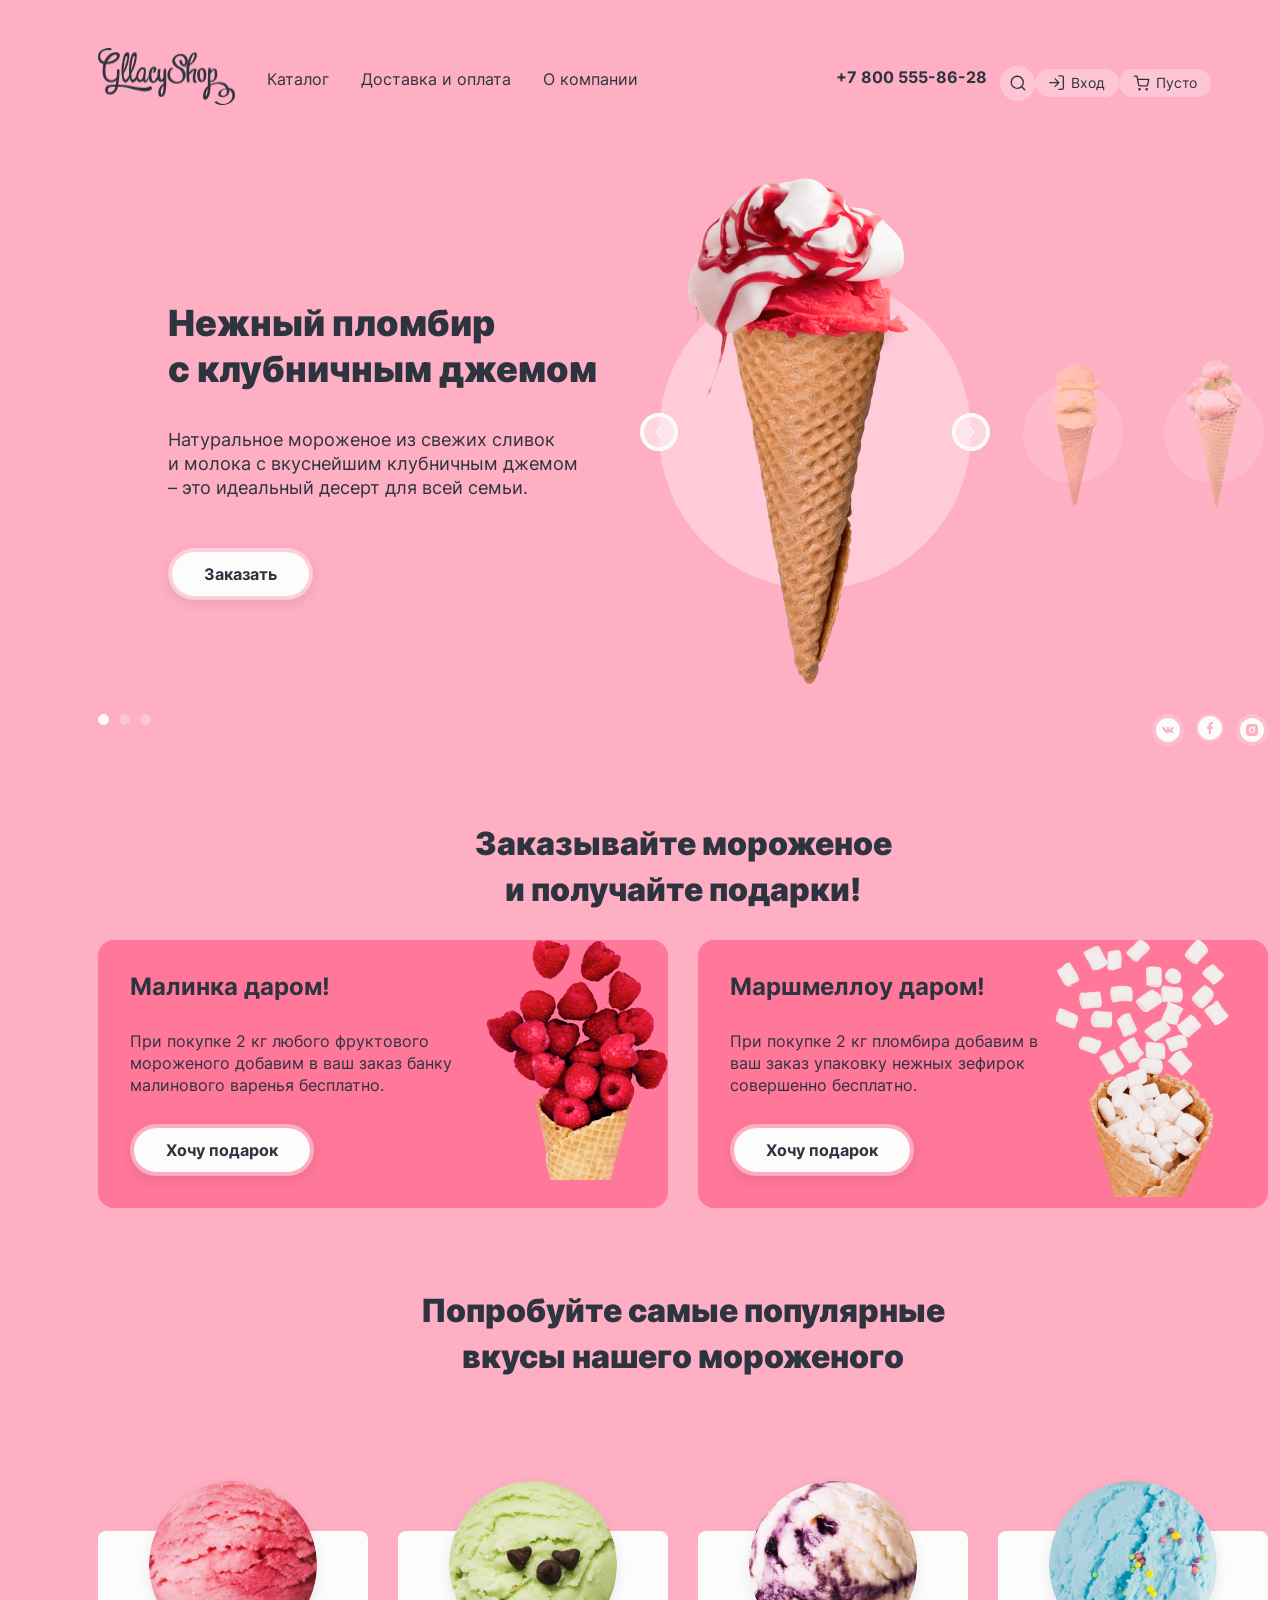
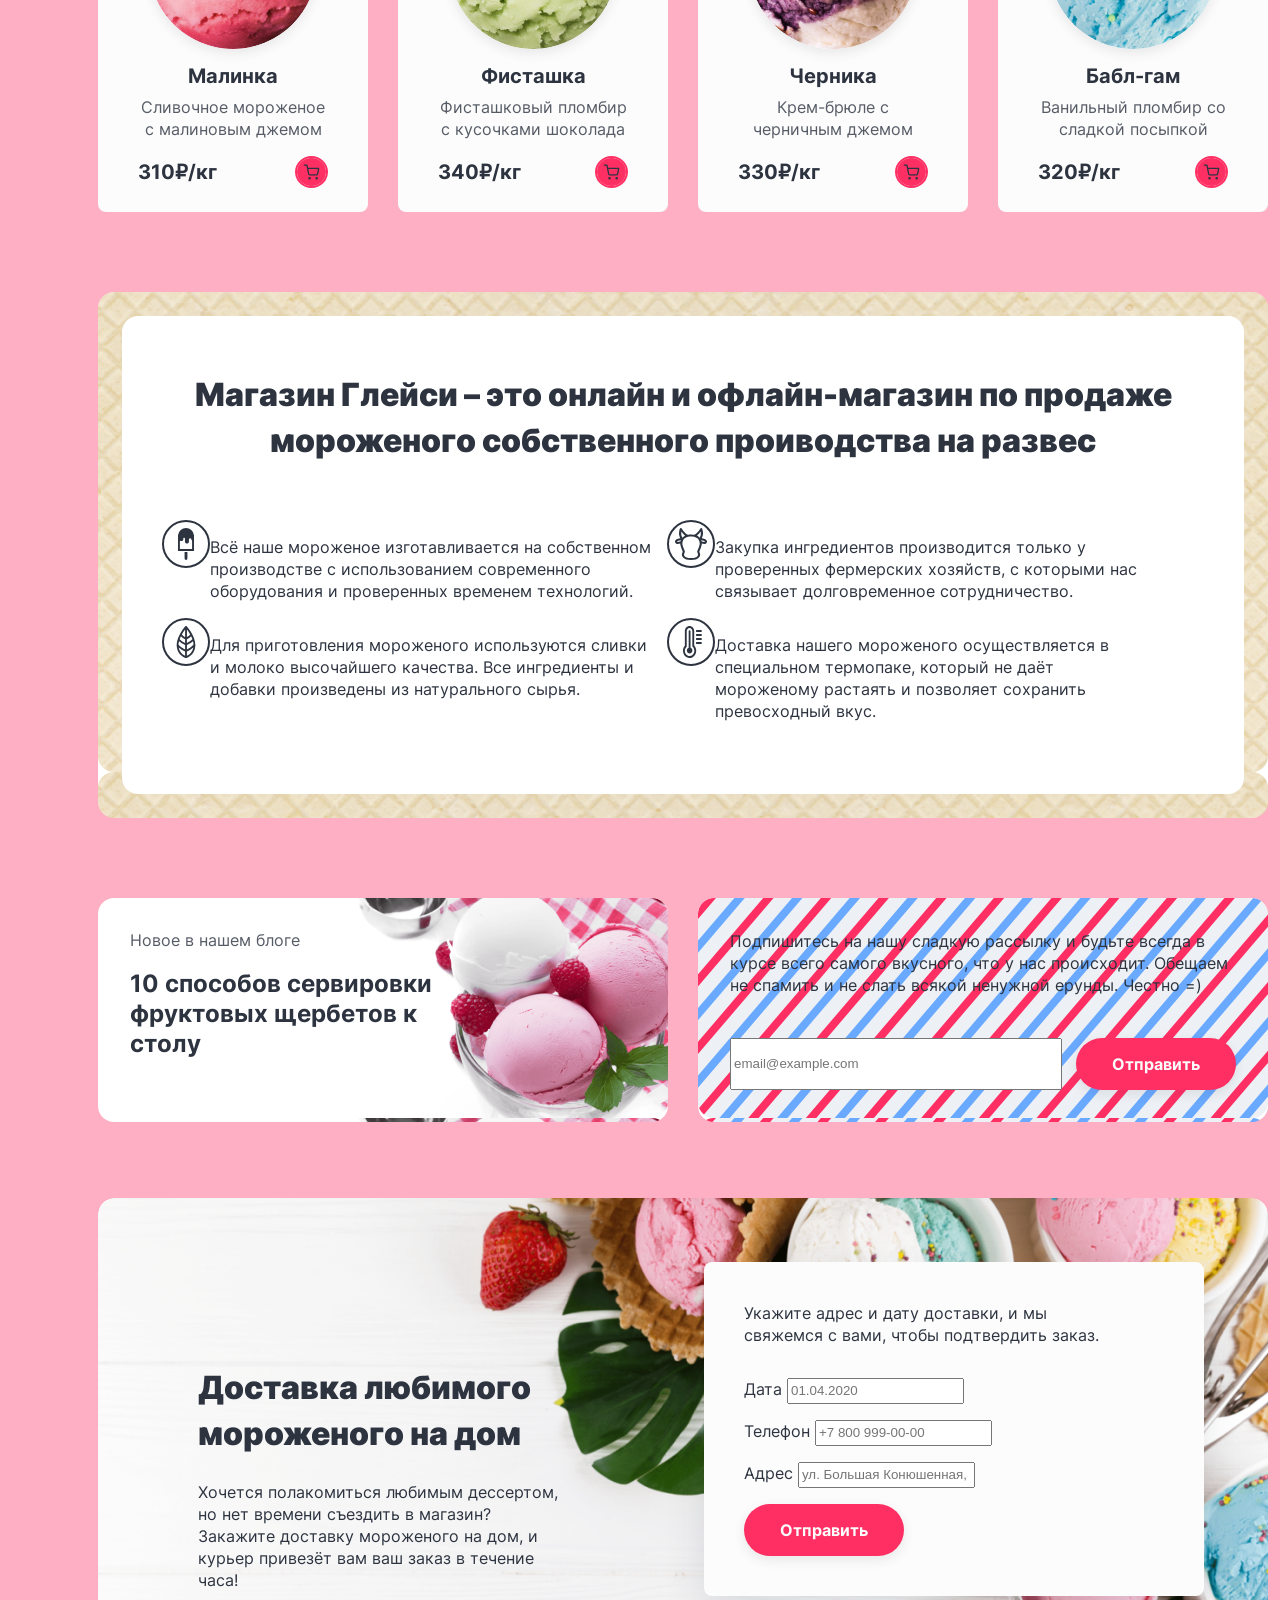
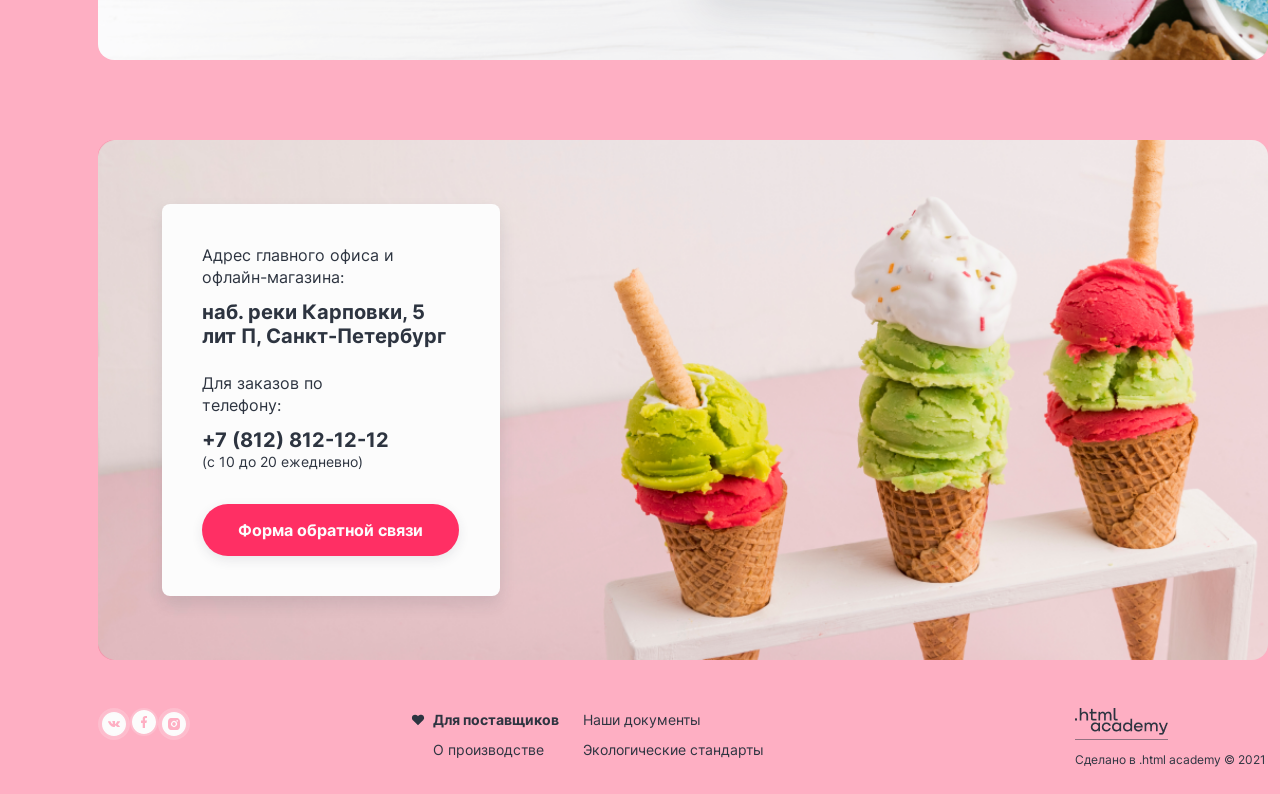
<file: index.html>
<!DOCTYPE html>
<html lang="ru">
  <head>
    <meta charset="utf-8">
    <title>HTML Academy: Интернет-магазин «Gllacy Shop»</title>
    <link rel="stylesheet" href="style.css">
    <link rel="icon" href="images/favicon/favicon.ico">
    <link rel="icon" type="image/png" sizes="32x32" href="images/favicon/32.png">
  </head>
  <body>
    <div class="main-container">
      <div class="container container__blue container__yellow">
        <header class="header container__content">
          <nav class="navigation">
            <a class="navigation__logo" href="index.html">
              <img class="header-logo" alt="Логотип магазина." src="images/header/logo.png" width="137px" height="57px">
            </a>
            <ul class="navigation__list navigation__list--place list">
              <li class="navigation__item navigation__item--catalog">
                <a class="navigation__link navigation__link--site navigation__link--active" href="catalog.html">Каталог</a>
                <ul class="roll list">
                  <li class="roll__list--title">
                    <a class="roll__link--title" href="#">Новинки</a>
                  </li>
                  <li class="roll__list">
                    <a class="roll__link" href="#">Сливочное</a>  
                  </li>
                  <li class="roll__list roll__list--choice">            
                    <a class="roll__link roll__link--choice" href="#">Щербеты</a> 
                  </li>
                  <li class="roll__list">          
                    <a class="roll__link" href="#">Фруктовый лед</a>
                  </li>
                  <li class="roll__list">             
                    <a class="roll__link" href="#">Мелорин</a>                
                  </li>
                </ul>
              </li> 
              <li class="navigation__item">
                <a class="navigation__link navigation__link--site" href="#">Доставка и оплата</a>
              </li> 
              <li class="navigation__item">
                <a class="navigation__link navigation__link--site" href="#">О компании</a>
             </li>
            </ul>
            <div class="navigation__wrapper">
              <address class="navigation__phone">
                <a class="navigation__phone--link" href="tel:+78128121212">+7 800 555-86-28</a>
              </address>
              <ul class="navigation__list navigation__user list">
                <li class="navigation__item navigation__item--user navigation__search--open navigation__drop">
                  <a class="navigation__link navigation__link--user navigation__button--search navigation__link--active" href="#">
                    <svg class="navigation__icon" aria-hidden="true" focusable="false" width="18" height="18" viewBox="0 0 18 18" fill="none" xmlns="http://www.w3.org/2000/svg">
                      <path fill-rule="evenodd" clip-rule="evenodd" d="M2.913 8.246a5.333 5.333 0 1 1 9.17 3.705.655.655 0 0 0-.132.132 5.333 5.333 0 0 1-9.038-3.837Zm9.552 5.162a6.667 6.667 0 1 1 .943-.943l2.81 2.81a.667.667 0 0 1-.943.943l-2.81-2.81Z" fill="#2D3440"/>
                    </svg>
                    <span class="visually-hidden">Поиск</span>
                  </a>
                  <div class="search__form--conteiner">
                    <form class="search__form" action="https://echo.htmlacademy.ru/" method="post">
                      <input class="search__field" type="search" placeholder="Поиск по сайту">
                    </form>
                  </div>
                </li>  
                <li class="navigation__item navigation__item--user navigation__login--open navigation__drop">
                  <a class="navigation__link navigation__link--user navigation__button navigation__link--active" href="#">
                    <svg class="navigation__icon navigation__icon--shift" aria-hidden="true" focusable="false" width="16" height="16" viewBox="0 0 16 16" fill="none" xmlns="http://www.w3.org/2000/svg">
                      <path fill-rule="evenodd" clip-rule="evenodd" d="M9.208.875c0-.368.299-.667.667-.667h3a2.167 2.167 0 0 1 2.167 2.167v10.5a2.167 2.167 0 0 1-2.167 2.167h-3a.667.667 0 0 1 0-1.334h3a.834.834 0 0 0 .833-.833v-10.5a.833.833 0 0 0-.833-.833h-3a.667.667 0 0 1-.667-.667ZM5.654 3.404c.26-.26.682-.26.942 0l3.746 3.745a.664.664 0 0 1 0 .952l-3.746 3.745a.667.667 0 1 1-.942-.942l2.612-2.612H.875a.667.667 0 0 1 0-1.334h7.39L5.655 4.346a.667.667 0 0 1 0-.942Z" fill="#2D3440"/>
                    </svg>
                    <span class="navigation__button--login">Вход</span>
                  </a>
                  <div class="signin">
                    <h2 class="signin__title">Личный кабинет</h2>
                    <form class="entry__form" action="https://echo.htmlacademy.ru/" method="post">
                      <p class="email__form">
                        <label class="visually-hidden" for="entry-email">Email</label>
                        <input class="entry__field" placeholder="email@example.com" type="email" name="entry-email" id="entry-email" required>
                      </p>
                      <p class="password__form">
                        <label class="visually-hidden" for="password">Password</label>
                        <input class="password__field" placeholder="******" type="password" name="pass" id="password" required>
                      </p>
                      <div class="signin__part">
                        <button class="entry__button button--send" type="submit">Войти</button>
                        <div class="signin__text">
                          <a class="forgot__password" href="#">Забыли пароль?</a>
                          <a class="registration" href="#">Регистрация</a>
                        </div>
                     </div>
                    </form>
                  </div>
                </li> 
                <li class="navigation__item navigation__item--user navigation__drop">
                  <a class="navigation__link navigation__link--user navigation__button navigation__link--active" href="#">
                    <svg class="navigation__icon navigation__icon--shift" aria-hidden="true" focusable="false" width="17" height="16" viewBox="0 0 17 16" fill="none" xmlns="http://www.w3.org/2000/svg">
                      <path fill-rule="evenodd" clip-rule="evenodd" d="M1.313.49a.667.667 0 0 0 0 1.333h2.06l.54 2.696a.662.662 0 0 0 .011.056l1.09 5.44a1.97 1.97 0 0 0 1.962 1.586h6.325a1.97 1.97 0 0 0 1.963-1.586l.001-.005 1.043-5.47a.667.667 0 0 0-.655-.791H5.12l-.545-2.724A.667.667 0 0 0 3.92.49H1.313ZM6.32 9.754l-.935-4.672h9.462l-.892 4.675a.637.637 0 0 1-.636.51H6.958a.637.637 0 0 1-.637-.512v-.001Zm-1.11 4.44a1.318 1.318 0 1 1 2.636 0 1.318 1.318 0 0 1-2.637 0Zm7.17 0a1.318 1.318 0 1 1 2.636 0 1.318 1.318 0 0 1-2.637 0Z" fill="#2D3440"/>
                    </svg>
                    <span class="navigation__button--cart">Пусто</span>
                  </a>
                  <div class="cart__info">
                    <p class="cart__info--details">Ваша корзина пока пуста</p>
                  </div>
                </li> 
              </ul>
            </div>       
          </nav>
        </header>
        <main class="main__index"> 
          <section class="main__slaider container__content">
            <div class="slaider__container">
              <h2 class="visually-hidden">Галерея товаров.</h2>
              <div class="slaider__wrapper">
                <div class="slaider__cards list">
                  <h3 class="slaider__header">Нежный пломбир<br> с клубничным джемом</h3>
                  <p class="slaider__subtitle">Натуральное мороженое из свежих сливок<br> и молока с вкуснейшим клубничным джемом <br>– это идеальный десерт для всей семьи.</p>
                  <a class="button slaider__button button--default" href="#">Заказать</a>
                </div>
                <ul class="slaider__card list">
                  <li class="slaider__card__item">
                    <div class="slaider__card--img">
                      <img class="slaider--img" src="images/slider/strawberry_ice.png" width="306" height="507" alt="Пломбир с клубничным джэмом.">
                      <div class="salider__button--arrow">
                        <button class="slaider__bttn" type="button">
                          <span class="visually-hidden">Предыдущий слайд.</span>
                          <svg class="slaider__button--image" aria-hidden="true" focusable="false" width="38" height="38" viewBox="0 0 38 38" fill="none" xmlns="http://www.w3.org/2000/svg">
                            <path d="M0 19C0 8.507 8.507 0 19 0s19 8.507 19 19-8.507 19-19 19S0 29.493 0 19Z" fill="#FCFCFC" fill-opacity=".3"/>
                            <path fill-rule="evenodd" clip-rule="evenodd" d="M20.803 14.805a.665.665 0 1 0-.94-.94l-4.668 4.668a.665.665 0 0 0-.003.938l.004.003 4.668 4.668a.665.665 0 1 0 .94-.94l-4.199-4.199 4.198-4.198Z" fill="#FCFCFC"/>
                            <path d="M19 36C9.611 36 2 28.389 2 19h-4c0 11.598 9.402 21 21 21v-4Zm17-17c0 9.389-7.611 17-17 17v4c11.598 0 21-9.402 21-21h-4ZM19 2c9.389 0 17 7.611 17 17h4C40 7.402 30.598-2 19-2v4Zm0-4C7.402-2-2 7.402-2 19h4C2 9.611 9.611 2 19 2v-4Z" fill="#FCFCFC"/>
                          </svg>
                        </button>
                        <button class="slaider__bttn" type="button">
                          <span class="visually-hidden">Следующий слайд.</span>
                          <svg class="slaider__button--image" aria-hidden="true" focusable="false" width="38" height="38" viewBox="0 0 38 38" fill="none" xmlns="http://www.w3.org/2000/svg">
                            <path d="M0 19C0 8.507 8.507 0 19 0s19 8.507 19 19-8.507 19-19 19S0 29.493 0 19Z" fill="#FCFCFC" fill-opacity=".3"/>
                            <path fill-rule="evenodd" clip-rule="evenodd" d="M18.135 13.865a.665.665 0 0 0-.94.94l4.201 4.201-4.201 4.202a.665.665 0 0 0 .94.94l4.669-4.668.003-.003c.26-.26.26-.681 0-.94l-4.672-4.672Z" fill="#FCFCFC"/>
                            <path d="M19 36C9.611 36 2 28.389 2 19h-4c0 11.598 9.402 21 21 21v-4Zm17-17c0 9.389-7.611 17-17 17v4c11.598 0 21-9.402 21-21h-4ZM19 2c9.389 0 17 7.611 17 17h4C40 7.402 30.598-2 19-2v4Zm0-4C7.402-2-2 7.402-2 19h4C2 9.611 9.611 2 19 2v-4Z" fill="#FCFCFC"/>
                          </svg>
                        </button>
                      </div>
                    </div>
                  </li>
                  <li class="slaider__card--next">
                    <div class="slaider__card--photo">
                      <img class="slaider__card--small-img" src="images/slider/banana__next.png" width="66" height="150" alt="Пломбир со вкусом банана.">
                    </div>
                  </li>
                  <li class="slaider__card--next">
                    <div class="slaider__card--photo">
                      <img class="slaider__card--small-img" src="images/slider/marshmallow_next.png" width="66" height="150" alt="Карамельный пломбир с маршмеллоу.">
                    </div>
                  </li>
                </ul>
              </div>
              <div class="slaider__social">
                <ul class="slaider__pagination list">
                  <li class="slaider__pagination--item">
                    <button class="button slaider__pagination--button" type="button">
                      <span class="visually-hidden">1 товар.</span>
                    </button>
                  </li>
                  <li class="slaider__pagination--item">
                    <button class="button slaider__pagination--button slaider__pagination--button-inactive" type="button">
                      <span class="visually-hidden">2 товар.</span>
                    </button>
                  </li>
                  <li class="slaider__pagination--item">
                    <button class="button slaider__pagination--button slaider__pagination--button-inactive" type="button">
                      <span class="visually-hidden">3 товар.</span>
                    </button>
                  </li>
                </ul>
                <h2 class="visually-hidden">Социальные сети</h2>
                <ul class="social slaider__social--list list">
                  <li class="slaider__social--item">
                    <a class="slaider__social--link" href="https://vk.com/htmlacademy">
                      <svg class="slaider__social--icon" aria-hidden="true" focusable="false" width="28" height="28" viewBox="0 0 28 28" fill="none" xmlns="http://www.w3.org/2000/svg">
                        <path fill-rule="evenodd" clip-rule="evenodd" d="M26 14c0 6.627-5.373 12-12 12S2 20.627 2 14 7.373 2 14 2s12 5.373 12 12Zm-11.412 2.975h-.717s-1.582.083-2.976-1.188c-1.52-1.388-2.863-4.14-2.863-4.14s-.077-.18.007-.268c.095-.098.352-.104.352-.104l1.715-.01s.161.024.277.098a.476.476 0 0 1 .149.176s.277.615.644 1.17c.716 1.085 1.05 1.322 1.293 1.206.354-.17.248-1.533.248-1.533s.007-.495-.178-.716c-.143-.17-.414-.22-.533-.235-.096-.011.062-.207.267-.295.309-.133.854-.14 1.498-.135.501.005.645.032.842.074.455.096.44.405.41 1.07-.01.2-.02.43-.02.697 0 .06-.002.124-.004.19-.01.34-.023.73.233.876.132.074.453.011 1.256-1.185.381-.566.667-1.233.667-1.233s.062-.119.16-.17c.098-.052.232-.036.232-.036l1.805-.01s.542-.056.63.158c.091.226-.203.751-.94 1.612-.696.813-1.036 1.115-1.01 1.38.02.196.242.372.67.72.888.722 1.124 1.101 1.18 1.192a.447.447 0 0 0 .011.016c.398.578-.44.623-.44.623l-1.603.02s-.345.06-.798-.214c-.237-.142-.469-.375-.69-.597-.337-.339-.649-.652-.915-.578-.447.124-.433.967-.433.967s.004.18-.098.276c-.11.105-.328.126-.328.126Z" fill="#FCFCFC"/>
                        <path d="M14 24C8.477 24 4 19.523 4 14H0c0 7.732 6.268 14 14 14v-4Zm10-10c0 5.523-4.477 10-10 10v4c7.732 0 14-6.268 14-14h-4ZM14 4c5.523 0 10 4.477 10 10h4c0-7.732-6.268-14-14-14v4Zm0-4C6.268 0 0 6.268 0 14h4C4 8.477 8.477 4 14 4V0Z" fill="#FCFCFC" fill-opacity=".2"/>
                      </svg>
                      <span class="visually-hidden">VK</span>
                    </a>
                  </li>
                  <li class="slaider__social--item">
                    <a class="slaider__social--link" href="https://www.facebook.com/htmlacademy">
                      <svg class="slaider__social--icon" aria-hidden="true" focusable="false" width="24" height="24" viewBox="0 0 24 24" fill="none" xmlns="http://www.w3.org/2000/svg">
                        <path fill-rule="evenodd" clip-rule="evenodd" d="M24 12c0 6.627-5.373 12-12 12S0 18.627 0 12 5.373 0 12 0s12 5.373 12 12Zm-9.571.9H13V18h-2.286v-5.1H9v-2.4h1.714V8.82c0-1.826 1.102-2.82 2.653-2.82.743 0 1.447.058 1.633.084V8.1h-.857C13 8.1 13 8.682 13 9.3v1.2h2l-.571 2.4Z" fill="#FCFCFC"/>
                      </svg>
                      <span class="visually-hidden">facebook</span>
                    </a>
                  </li>
                  <li class="slaider__social--item">
                    <a class="slaider__social--link" href="https://www.instagram.com/htmlacademy/">
                      <svg class="slaider__social--icon" aria-hidden="true" focusable="false" width="28" height="28" viewBox="0 0 28 28" fill="none" xmlns="http://www.w3.org/2000/svg">
                        <path fill-rule="evenodd" clip-rule="evenodd" d="M26 14c0 6.627-5.373 12-12 12S2 20.627 2 14 7.373 2 14 2s12 5.373 12 12Zm-9.527-5.964C15.833 8.006 15.63 8 14 8s-1.834.008-2.473.036c-.64.03-1.074.13-1.457.279-.4.15-.763.387-1.063.692-.306.3-.542.662-.692 1.063-.149.383-.249.817-.279 1.457C8.006 12.167 8 12.37 8 14s.008 1.834.036 2.473c.03.64.13 1.075.279 1.457.15.4.387.763.692 1.063.3.306.662.542 1.063.692.383.148.818.249 1.457.279.64.03.843.036 2.473.036s1.834-.008 2.473-.036c.64-.03 1.075-.13 1.457-.279.4-.15.763-.387 1.063-.692.306-.3.542-.662.692-1.063.148-.383.249-.818.279-1.457.03-.64.036-.843.036-2.473s-.008-1.834-.036-2.473c-.03-.64-.13-1.075-.279-1.457-.15-.4-.387-.763-.692-1.063a2.925 2.925 0 0 0-1.063-.692c-.383-.149-.818-.249-1.457-.279Zm-4.594 3.843a3 3 0 1 1 4.242 4.242 3 3 0 0 1-4.242-4.242Zm5.801-1.56a.75.75 0 1 1-1.06 1.061.75.75 0 0 1 1.06-1.06Zm-2.407 2.408a1.8 1.8 0 1 0-2.546 2.546 1.8 1.8 0 0 0 2.546-2.546Z" fill="#FCFCFC"/>
                        <path d="M14 24C8.477 24 4 19.523 4 14H0c0 7.732 6.268 14 14 14v-4Zm10-10c0 5.523-4.477 10-10 10v4c7.732 0 14-6.268 14-14h-4ZM14 4c5.523 0 10 4.477 10 10h4c0-7.732-6.268-14-14-14v4Zm0-4C6.268 0 0 6.268 0 14h4C4 8.477 8.477 4 14 4V0Z" fill="#FCFCFC" fill-opacity=".2"/>
                      </svg>
                      <span class="visually-hidden">instagram</span>
                    </a>
                  </li>
               </ul>
              </div>
              <div class="slaider__wrapper slaider__card--blue">
                <div class="slaider__cards list">
                  <h3 class="slaider__header">Сливочное мороженое со вкусом банана</h3>
                  <p class="slaider__subtitle">Сливочное мороженое с ярким банановым вкусом подарит вам свежесть и наслаждение даже в самый жаркий летний день.</p>
                  <a class="button button--default" href="#">Заказать</a>
                </div>
                <ul class="slaider__card list">
                  <li class="slaider__card__item">
                    <div class="slaider__card--img">
                      <img class="slaider__card--img" src="images/slider/banana_ice.png" alt="Пломбир со вкусом банана.">
                      <div class="salider__button--arrow">
                        <button class="slaider__bttn slaider__bttn-previous" type="button">
                          <span class="visually-hidden button">Предыдущий слайд.</span>
                          <svg aria-hidden="true" focusable="false" width="38" height="38" viewBox="0 0 38 38" fill="none" xmlns="http://www.w3.org/2000/svg">
                            <path d="M0 19C0 8.507 8.507 0 19 0s19 8.507 19 19-8.507 19-19 19S0 29.493 0 19Z" fill="#FCFCFC" fill-opacity=".3"/>
                            <path fill-rule="evenodd" clip-rule="evenodd" d="M20.803 14.805a.665.665 0 1 0-.94-.94l-4.668 4.668a.665.665 0 0 0-.003.938l.004.003 4.668 4.668a.665.665 0 1 0 .94-.94l-4.199-4.199 4.198-4.198Z" fill="#FCFCFC"/>
                            <path d="M19 36C9.611 36 2 28.389 2 19h-4c0 11.598 9.402 21 21 21v-4Zm17-17c0 9.389-7.611 17-17 17v4c11.598 0 21-9.402 21-21h-4ZM19 2c9.389 0 17 7.611 17 17h4C40 7.402 30.598-2 19-2v4Zm0-4C7.402-2-2 7.402-2 19h4C2 9.611 9.611 2 19 2v-4Z" fill="#FCFCFC"/>
                          </svg>
                        </button>
                        <button class="slaider__bttn slaider__bttn-next" type="button">
                          <span class="visually-hidden button">Следующий слайд.</span>
                          <svg aria-hidden="true" focusable="false" width="38" height="38" viewBox="0 0 38 38" fill="none" xmlns="http://www.w3.org/2000/svg">
                            <path d="M0 19C0 8.507 8.507 0 19 0s19 8.507 19 19-8.507 19-19 19S0 29.493 0 19Z" fill="#FCFCFC" fill-opacity=".3"/>
                            <path fill-rule="evenodd" clip-rule="evenodd" d="M18.135 13.865a.665.665 0 0 0-.94.94l4.201 4.201-4.201 4.202a.665.665 0 0 0 .94.94l4.669-4.668.003-.003c.26-.26.26-.681 0-.94l-4.672-4.672Z" fill="#FCFCFC"/>
                            <path d="M19 36C9.611 36 2 28.389 2 19h-4c0 11.598 9.402 21 21 21v-4Zm17-17c0 9.389-7.611 17-17 17v4c11.598 0 21-9.402 21-21h-4ZM19 2c9.389 0 17 7.611 17 17h4C40 7.402 30.598-2 19-2v4Zm0-4C7.402-2-2 7.402-2 19h4C2 9.611 9.611 2 19 2v-4Z" fill="#FCFCFC"/>
                          </svg>
                        </button>
                      </div>
                    </div>
                  </li>
                  <li class="slaider__card--next">
                    <div class="slaider__card--photo">
                      <img class="slaider__card--small-img" src="images/slider/banana__next.png" width="66" height="150" alt="Пломбир со вкусом банана.">
                    </div>
                  </li>
                  <li class="slaider__card--next">
                    <div class="slaider__card--photo">
                      <img class="slaider__card--small-img" src="images/slider/marshmallow_next.png" width="66" height="150" alt="Карамельный пломбир с маршмеллоу.">
                    </div>
                  </li>
                </ul>
              </div>
              <div class="slaider__wrapper slaider__card--yellow">
                <div class="slaider__cards list">
                  <h3 class="slaider__header">Карамельный пломбир с маршмеллоу</h3>
                  <p class="slaider__subtitle">Необычный сладкий десерт с карамельным топпингом и кусочками зефира завоюет сердца сладкоежек всех возрастов.</p>
                  <a class="button button--default" href="#">Заказать</a>
                </div>
                <ul class="slaider__card list">
                  <li class="slaider__card__item">
                    <div class="slaider__card--img">
                      <img class="slaider__card--img" src="images/slider/marshmallow_ice.png" alt="Карамельный пломбир с маршмеллоу.">
                      <div class="salider__button--arrow">
                        <button class="slaider__bttn slaider__bttn-previous" type="button">
                          <span class="visually-hidden button">Предыдущий слайд.</span>
                          <svg aria-hidden="true" focusable="false" width="38" height="38" viewBox="0 0 38 38" fill="none" xmlns="http://www.w3.org/2000/svg">
                            <path d="M0 19C0 8.507 8.507 0 19 0s19 8.507 19 19-8.507 19-19 19S0 29.493 0 19Z" fill="#FCFCFC" fill-opacity=".3"/>
                            <path fill-rule="evenodd" clip-rule="evenodd" d="M20.803 14.805a.665.665 0 1 0-.94-.94l-4.668 4.668a.665.665 0 0 0-.003.938l.004.003 4.668 4.668a.665.665 0 1 0 .94-.94l-4.199-4.199 4.198-4.198Z" fill="#FCFCFC"/>
                            <path d="M19 36C9.611 36 2 28.389 2 19h-4c0 11.598 9.402 21 21 21v-4Zm17-17c0 9.389-7.611 17-17 17v4c11.598 0 21-9.402 21-21h-4ZM19 2c9.389 0 17 7.611 17 17h4C40 7.402 30.598-2 19-2v4Zm0-4C7.402-2-2 7.402-2 19h4C2 9.611 9.611 2 19 2v-4Z" fill="#FCFCFC"/>
                          </svg>
                        </button>
                        <button class="slaider__bttn slaider__bttn-next" type="button">
                          <span class="visually-hidden button">Следующий слайд.</span>
                          <svg aria-hidden="true" focusable="false" width="38" height="38" viewBox="0 0 38 38" fill="none" xmlns="http://www.w3.org/2000/svg">
                            <path d="M0 19C0 8.507 8.507 0 19 0s19 8.507 19 19-8.507 19-19 19S0 29.493 0 19Z" fill="#FCFCFC" fill-opacity=".3"/>
                            <path fill-rule="evenodd" clip-rule="evenodd" d="M18.135 13.865a.665.665 0 0 0-.94.94l4.201 4.201-4.201 4.202a.665.665 0 0 0 .94.94l4.669-4.668.003-.003c.26-.26.26-.681 0-.94l-4.672-4.672Z" fill="#FCFCFC"/>
                            <path d="M19 36C9.611 36 2 28.389 2 19h-4c0 11.598 9.402 21 21 21v-4Zm17-17c0 9.389-7.611 17-17 17v4c11.598 0 21-9.402 21-21h-4ZM19 2c9.389 0 17 7.611 17 17h4C40 7.402 30.598-2 19-2v4Zm0-4C7.402-2-2 7.402-2 19h4C2 9.611 9.611 2 19 2v-4Z" fill="#FCFCFC"/>
                          </svg>
                        </button>
                      </div>
                    </div>
                  </li>
                  <li class="slaider__card--next">
                    <div class="slaider__card--photo">
                      <img class="slaider__card--small-img" src="images/slider/banana__next.png" width="66" height="150" alt="Пломбир со вкусом банана.">
                    </div>
                  </li>
                  <li class=slaider__card--next">
                    <div class="slaider__card--photo">
                      <img class="slaider__card--small-img" src="images/slider/marshmallow_next.png" width="66" height="150" alt="Карамельный пломбир с маршмеллоу.">
                    </div>
                  </li>
                </ul>
              </div>     
            </div>
          </section>
          <section class="banner container__content">
            <div class="banner___container">
              <h2 class="banner__head-title container--title">Заказывайте мороженое<br> и получайте подарки!</h2>
              <div class="banner__berry cards">
                <div class="banner__raspberry">
                  <div class="banner__text banner__raspberry--img product__card--big">
                    <h3 class="banner__title banner__title--card">Малинка даром!</h3>
                    <p class="banner__description banner__description--card">При покупке 2 кг любого фруктового мороженого добавим в ваш заказ банку малинового варенья бесплатно.</p>
                    <a class="button button--default" href="#">Хочу подарок</a>
                  </div>
                </div>
                <div class="banner__marshmallow">
                  <div class="banner__text banner__marshmallow--img product__card--big"> 
                    <h3 class="banner__title banner__title--card">Маршмеллоу даром!</h3>
                    <p class="banner__description banner__description--card">При покупке 2 кг пломбира добавим в ваш заказ упаковку нежных зефирок совершенно бесплатно.</p>
                    <a class="button button--default" href="#">Хочу подарок</a>
                  </div>
                </div>
              </div>
            </div>
          </section>
          <section class="product container__content">
            <div class="product__container">
              <h2 class="banner__head-title container__title">Попробуйте самые популярные<br> вкусы нашего мороженого</h2>
              <div class="product__container--ice">
                <div class="product__ice product__card">
                  <img class="product__img" src="images/product/raspberry.png" alt="Малина.">
                  <h3 class="product__title">Малинка</h3>
                  <p class="product__description">Сливочное мороженое с малиновым джемом</p>
                  <div class="product__buy">
                    <span class="product__price">310₽/кг</span>
                    <button class="product__basket button" type="button">
                      <svg class="product__icon" aria-hidden="true" focusable="false" width="17" height="16" viewBox="0 0 17 16" fill="none" xmlns="http://www.w3.org/2000/svg">
                        <path fill-rule="evenodd" clip-rule="evenodd" d="M1.313.49a.667.667 0 0 0 0 1.333h2.06l.54 2.696a.662.662 0 0 0 .011.056l1.09 5.44a1.97 1.97 0 0 0 1.962 1.586h6.325a1.97 1.97 0 0 0 1.963-1.586l.001-.005 1.043-5.47a.667.667 0 0 0-.655-.791H5.12l-.545-2.724A.667.667 0 0 0 3.92.49H1.313ZM6.32 9.754l-.935-4.672h9.462l-.892 4.675a.637.637 0 0 1-.636.51H6.958a.637.637 0 0 1-.637-.512v-.001Zm-1.11 4.44a1.318 1.318 0 1 1 2.636 0 1.318 1.318 0 0 1-2.637 0Zm7.17 0a1.318 1.318 0 1 1 2.636 0 1.318 1.318 0 0 1-2.637 0Z" fill="#2D3440"/>
                      </svg>
                      <span class="visually-hidden">Заказать</span>
                    </button>
                  </div>
                </div>
                <div class="product__ice product__card">
                  <img class="product__img" src="images/product/pistachio.png" alt="Фисташка.">
                  <h3 class="product__title">Фисташка</h3>
                  <p class="product__description">Фисташковый пломбир с кусочками шоколада</p>
                  <div class="product__buy">
                    <span class="product__price">340₽/кг</span>
                    <button class="product__basket button" type="button">
                      <svg class="product__icon" aria-hidden="true" focusable="false" width="17" height="16" viewBox="0 0 17 16" fill="none" xmlns="http://www.w3.org/2000/svg">
                        <path fill-rule="evenodd" clip-rule="evenodd" d="M1.313.49a.667.667 0 0 0 0 1.333h2.06l.54 2.696a.662.662 0 0 0 .011.056l1.09 5.44a1.97 1.97 0 0 0 1.962 1.586h6.325a1.97 1.97 0 0 0 1.963-1.586l.001-.005 1.043-5.47a.667.667 0 0 0-.655-.791H5.12l-.545-2.724A.667.667 0 0 0 3.92.49H1.313ZM6.32 9.754l-.935-4.672h9.462l-.892 4.675a.637.637 0 0 1-.636.51H6.958a.637.637 0 0 1-.637-.512v-.001Zm-1.11 4.44a1.318 1.318 0 1 1 2.636 0 1.318 1.318 0 0 1-2.637 0Zm7.17 0a1.318 1.318 0 1 1 2.636 0 1.318 1.318 0 0 1-2.637 0Z" fill="#2D3440"/>
                      </svg>
                      <span class="visually-hidden">Заказать</span>
                    </button>
                  </div>
                </div>
                <div class="product__ice product__card">
                  <img class="product__img" src="images/product/blueberry.png" alt="Черника.">
                  <h3 class="product__title">Черника</h3>
                  <p class="product__description">Крем-брюле с черничным джемом</p>
                  <div class="product__buy">
                    <span class="product__price">330₽/кг</span>
                    <button class="product__basket button" type="button">
                      <svg class="product__icon" aria-hidden="true" focusable="false" width="17" height="16" viewBox="0 0 17 16" fill="none" xmlns="http://www.w3.org/2000/svg">
                        <path fill-rule="evenodd" clip-rule="evenodd" d="M1.313.49a.667.667 0 0 0 0 1.333h2.06l.54 2.696a.662.662 0 0 0 .011.056l1.09 5.44a1.97 1.97 0 0 0 1.962 1.586h6.325a1.97 1.97 0 0 0 1.963-1.586l.001-.005 1.043-5.47a.667.667 0 0 0-.655-.791H5.12l-.545-2.724A.667.667 0 0 0 3.92.49H1.313ZM6.32 9.754l-.935-4.672h9.462l-.892 4.675a.637.637 0 0 1-.636.51H6.958a.637.637 0 0 1-.637-.512v-.001Zm-1.11 4.44a1.318 1.318 0 1 1 2.636 0 1.318 1.318 0 0 1-2.637 0Zm7.17 0a1.318 1.318 0 1 1 2.636 0 1.318 1.318 0 0 1-2.637 0Z" fill="#2D3440"/>
                      </svg>
                      <span class="visually-hidden">Заказать</span>
                    </button>
                  </div>
                </div>
                <div class="product__ice product__card">
                  <img class="product__img" src="images/product/bubble_gum.png" alt="Бабл-гам.">
                  <h3 class="product__title">Бабл-гам</h3>
                  <p class="product__description">Ванильный пломбир со сладкой посыпкой</p>
                  <div class="product__buy">
                    <span class="product__price">320₽/кг</span>
                    <button class="product__basket button" type="button">
                      <svg class="product__icon" aria-hidden="true" focusable="false" width="17" height="16" viewBox="0 0 17 16" fill="none" xmlns="http://www.w3.org/2000/svg">
                        <path fill-rule="evenodd" clip-rule="evenodd" d="M1.313.49a.667.667 0 0 0 0 1.333h2.06l.54 2.696a.662.662 0 0 0 .011.056l1.09 5.44a1.97 1.97 0 0 0 1.962 1.586h6.325a1.97 1.97 0 0 0 1.963-1.586l.001-.005 1.043-5.47a.667.667 0 0 0-.655-.791H5.12l-.545-2.724A.667.667 0 0 0 3.92.49H1.313ZM6.32 9.754l-.935-4.672h9.462l-.892 4.675a.637.637 0 0 1-.636.51H6.958a.637.637 0 0 1-.637-.512v-.001Zm-1.11 4.44a1.318 1.318 0 1 1 2.636 0 1.318 1.318 0 0 1-2.637 0Zm7.17 0a1.318 1.318 0 1 1 2.636 0 1.318 1.318 0 0 1-2.637 0Z" fill="#2D3440"/>
                      </svg>
                      <span class="visually-hidden">Заказать</span>
                    </button>
                  </div>
                </div>
              </div>
            </div>
          </section>
          <section class="description description__card--border product__card--big container__content">
            <div class="description__container description__container--white">
              <h2 class="description__head-title container__title">Магазин Глейси – это онлайн и офлайн-магазин по продаже мороженого собственного проиводства на развес</h2>
              <ul class="description__details list">
                  <li class="description__text">
                    <svg aria-hidden="true" focusable="false" width="48" height="48" viewBox="0 0 48 48" fill="none" xmlns="http://www.w3.org/2000/svg">
                      <circle cx="24" cy="24" r="23" stroke="#2D3440" stroke-width="2"/>
                      <path d="M24 8a8.01 8.01 0 0 0-7.944 7.059H16v15.887h16V15.059h-.056A8.01 8.01 0 0 0 24 8Zm6.118 21.064H17.882v-8.678a1.685 1.685 0 0 0 1.45.602c1.214 0 2.005-.677 2.005-1.534v-.819a.808.808 0 0 1 1.407-.628.81.81 0 0 1 .202.628v3.097a1.76 1.76 0 0 0 1.995 1.722 1.75 1.75 0 0 0 1.995-1.647v-2.08a1.269 1.269 0 0 1 1.778-1.272 1.268 1.268 0 0 1 .754 1.272.387.387 0 0 0 0 .085 1.064 1.064 0 0 0 .63.837v8.471l.02-.056ZM22.588 38.588a1.412 1.412 0 0 0 2.824 0v-6.7h-2.824v6.7Z" fill="#2D3440"/>
                    </svg>
                    <p class="description__specialty">Всё наше мороженое изготавливается на собственном производстве с использованием современного оборудования и проверенных временем технологий.</p>
                  </li>
                  <li class="description__text">
                    <svg aria-hidden="true" focusable="false" width="48" height="48" viewBox="0 0 48 48" fill="none" xmlns="http://www.w3.org/2000/svg">
                      <circle cx="24" cy="24" r="23" stroke="#2D3440" stroke-width="2"/>
                      <path d="M34.749 18.287a12.053 12.053 0 0 0 .458-9.553 1.007 1.007 0 0 0-.337-.479 1.07 1.07 0 0 0-1.14-.109c-.18.093-.33.234-.427.407-1.322 2.285-4.163 5.969-6.244 6.14h-.093a17.336 17.336 0 0 0-2.904-.302c-.978.019-1.953.12-2.913.302h-.073c-2.081-.161-4.963-3.845-6.295-6.13a1.021 1.021 0 0 0-.425-.434 1.07 1.07 0 0 0-1.175.104c-.161.13-.279.305-.336.5a11.996 11.996 0 0 0 .406 9.544c-1.81.221-4.11.785-4.943 2.204a2.15 2.15 0 0 0 0 2.215c.239.411.593.748 1.023.97.43.224.916.323 1.402.288a7.575 7.575 0 0 0 2.518-.483 8.446 8.446 0 0 0 .135 1.62 34.441 34.441 0 0 0 1.821 5.235c.198.473.416 1.007.53 1.329-.34.808-.609 1.643-.8 2.496-.05.603.028 1.21.229 1.782.2.573.518 1.1.936 1.55C17.611 39.154 20.264 40 24.032 40c3.766 0 6.43-.846 7.928-2.517.42-.448.74-.975.94-1.549.2-.573.278-1.18.226-1.783a14.586 14.586 0 0 0-.791-2.496c.114-.322.333-.846.52-1.329a32.616 32.616 0 0 0 1.821-5.234 7.79 7.79 0 0 0 .146-1.621c.777.294 1.6.457 2.435.483.487.035.975-.065 1.406-.288.43-.222.788-.559 1.029-.97a2.15 2.15 0 0 0 0-2.215c-.822-1.369-3.122-1.973-4.943-2.194Zm-.989-6.684a9.263 9.263 0 0 1-1.04 6.15c-.26-.306-.539-.599-.832-.875a7.487 7.487 0 0 0-1.988-1.269 17.355 17.355 0 0 0 3.86-4.006Zm-19.468 0a16.957 16.957 0 0 0 3.85 4.026 6.815 6.815 0 0 0-1.967 1.269c-.298.276-.58.568-.843.875a9.283 9.283 0 0 1-1.04-6.17Zm-4.1 10.127c-.094-.162-.063-.212 0-.252.24-.393 1.446-1.007 3.756-1.238-.114.292-.218.584-.312.886-1.353.674-3.163 1.097-3.444.604Zm22.434 3.02c-.436 1.652-.999 3.27-1.685 4.841a19.56 19.56 0 0 0-.718 1.883l-.063.312.115.282c.329.767.597 1.558.8 2.365.012.318-.042.634-.158.931-.116.298-.292.57-.518.8-.749.836-2.455 1.823-6.357 1.823s-5.609-1.007-6.358-1.822a2.421 2.421 0 0 1-.677-1.732c.209-.807.48-1.598.812-2.365l.114-.282-.072-.312a15.966 15.966 0 0 0-.708-1.893 32.414 32.414 0 0 1-1.706-4.872 7.002 7.002 0 0 1 .283-3.465 7.201 7.201 0 0 1 1.923-2.937c1.57-1.53 5.13-1.872 6.368-1.883 1.238-.01 4.724.343 6.389 1.903a7.116 7.116 0 0 1 1.935 2.922 6.917 6.917 0 0 1 .281 3.46v.04Zm5.203-3.02c-.27.483-2.081.07-3.371-.595a10.09 10.09 0 0 0-.302-.895c2.29.231 3.486.845 3.715 1.238.052.04.072.09-.021.252h-.02Z" fill="#2D3440"/>
                    </svg>
                    <p class="description__specialty">Закупка ингредиентов производится только у проверенных фермерских хозяйств, с которыми нас связывает долговременное сотрудничество.</p>
                  </li>
                  <li class="description__text">
                    <svg aria-hidden="true" focusable="false" width="48" height="48" viewBox="0 0 48 48" fill="none" xmlns="http://www.w3.org/2000/svg">
                      <circle cx="24" cy="24" r="23" stroke="#2D3440" stroke-width="2"/>
                      <path d="M33.324 26.485C32.918 17.41 25.01 8.621 24.657 8.24h-.045l-.109-.124-.117-.077h-.506L23.708 8h-.045l-.163.115-.1.086h-.044c-.353.42-8.261 9.218-8.686 18.284a1.492 1.492 0 0 0 0 .2v1.042c.344 9.84 9.038 12.247 9.11 12.266h.226c.075.01.151.01.226 0 .082 0 8.767-2.474 9.101-12.266v-1.041c0-.067-.009-.134-.009-.2Zm-16.268-3.353a22.226 22.226 0 0 0 6.046 3.926v4.347c-2.214-1.156-5.621-3.21-6.624-5.015.081-1.103.266-2.194.55-3.258h.028Zm1.808-4.872a11.106 11.106 0 0 0 4.238 2.923v3.764c-2.019-.9-3.859-2.197-5.422-3.821.343-.978.739-1.935 1.184-2.866Zm11.487 2.866a17.3 17.3 0 0 1-5.423 3.821v-3.764a11.112 11.112 0 0 0 4.203-2.923 28.79 28.79 0 0 1 1.22 2.828v.038Zm-5.423-1.968v-7.643a43.22 43.22 0 0 1 3.299 4.949 8.28 8.28 0 0 1-3.317 2.656l.018.038Zm0 12.266v-4.366a22.21 22.21 0 0 0 6.074-3.907c.276 1.068.452 2.163.524 3.267-.994 1.777-4.402 3.821-6.616 4.968l.018.038ZM23.12 19.158a8.207 8.207 0 0 1-3.316-2.694 43.263 43.263 0 0 1 3.298-4.996l.018 7.69Zm-6.453 10.25a30.164 30.164 0 0 0 6.435 4.099v4.203a10.679 10.679 0 0 1-4.216-3.285 11.519 11.519 0 0 1-2.219-5.017Zm8.243 8.311v-4.222a29.675 29.675 0 0 0 6.435-4.089 11.368 11.368 0 0 1-2.2 5.036 10.53 10.53 0 0 1-4.235 3.275Z" fill="#2D3440"/>
                    </svg>
                    <p class="description__specialty">Для приготовления мороженого используются сливки и молоко высочайшего качества. Все ингредиенты и добавки произведены из натурального сырья.</p>
                  </li>
                  <li class="description__text">
                    <svg aria-hidden="true" focusable="false" width="48" height="48" viewBox="0 0 48 48" fill="none" xmlns="http://www.w3.org/2000/svg">
                      <circle cx="24" cy="24" r="23" stroke="#2D3440" stroke-width="2"/>
                      <path d="M27.189 13.07c0-1.345-.492-2.635-1.367-3.585C24.947 8.535 23.76 8 22.522 8c-1.237 0-2.424.534-3.3 1.485-.875.95-1.366 2.24-1.366 3.585v14.754c-1.197 1.327-1.864 3.112-1.856 4.969a7.685 7.685 0 0 0 .782 3.41 7.007 7.007 0 0 0 2.176 2.599 6.284 6.284 0 0 0 3.05 1.168 6.144 6.144 0 0 0 3.196-.543 6.705 6.705 0 0 0 2.577-2.124 7.489 7.489 0 0 0 1.341-3.198 7.781 7.781 0 0 0-.214-3.506 7.298 7.298 0 0 0-1.72-2.976V13.069Zm.167 19.723c.01.88-.188 1.747-.575 2.52a5.017 5.017 0 0 1-1.63 1.897 4.495 4.495 0 0 1-2.276.795 4.43 4.43 0 0 1-2.343-.51 4.88 4.88 0 0 1-1.819-1.685 5.44 5.44 0 0 1-.832-2.433 5.563 5.563 0 0 1 .363-2.566 5.125 5.125 0 0 1 1.467-2.05V13.07c0-.81.296-1.587.824-2.16a2.703 2.703 0 0 1 1.987-.894c.746 0 1.46.321 1.988.894.527.573.823 1.35.823 2.16v15.5a5.024 5.024 0 0 1 1.49 1.841 5.49 5.49 0 0 1 .533 2.382Z" fill="#2D3440"/>
                      <path d="M23.534 29.638V13.14c0-.267-.098-.524-.272-.713a.892.892 0 0 0-.656-.295.892.892 0 0 0-.656.295 1.053 1.053 0 0 0-.272.713v16.498a2.85 2.85 0 0 0-1.473 1.321A3.246 3.246 0 0 0 19.863 33c.11.703.447 1.341.949 1.8.502.46 1.137.713 1.794.713.656 0 1.292-.252 1.794-.712.502-.46.838-1.098.949-1.8a3.246 3.246 0 0 0-.343-2.042 2.85 2.85 0 0 0-1.473-1.32ZM34.667 11.94H29.1v2.016h5.567v-2.015ZM34.667 15.972H29.1v2.016h5.567v-2.016ZM34.667 20.003H29.1v2.016h5.567v-2.016ZM34.667 24.035H29.1v2.015h5.567v-2.015Z" fill="#2D3440"/>
                    </svg>
                    <p class="description__specialty">Доставка нашего мороженого осуществляется в специальном термопаке, который не даёт мороженому растаять и позволяет сохранить превосходный вкус.</p>
                  </li>
              </ul>
            </div>
          </section>
          <div class="container__row cards">
            <section class="news news__card product__card--big">
              <div class="news__container news__container--blog">
                <p class="news__text">Новое в нашем блоге</p>
                <h2 class="news__title">10 способов сервировки фруктовых щербетов к столу</h2>
              </div>
            </section>
            <section class="news--subscription subscription__card product__card--big">
              <div class="news__container">
                <p class="subscription__text">Подпишитесь на нашу сладкую рассылку и будьте всегда в курсе всего самого вкусного, что у нас происходит. Обещаем не спамить и не слать всякой ненужной ерунды. Честно =)</p>
                <form class="subscription__form" action="https://echo.htmlacademy.ru/" method="post">
                  <label for="news--mail" class="visually-hidden">Email</label>
                  <input class="subscription__field" placeholder="email@example.com" type="email" name="news--mail" id="news--mail"
                    required>
                  <button class="button button--send" type="submit">Отправить</button>
                </form>
              </div>
            </section>
          </div>
          <section class="delivery delivery__card  product__card--big container__content">
            <div class="delivery__container container__card--info">
              <div class="delivery__text--container">
                <h2 class="delivery__title container__title--delivery container__title">Доставка любимого мороженого на дом</h2>
                <p class="delivery__text">Хочется полакомиться любимым дессертом, но нет времени съездить в магазин? Закажите доставку мороженого на дом, и курьер привезёт вам ваш заказ в течение часа!</p>
              </div>
              <div class="delivery__issue">
                <p class="delivery__issue--text">Укажите адрес и дату доставки, и мы свяжемся с вами, чтобы подтвердить заказ.</p>
                <form class="delivery__form">
                  <p class="field-group delivery__form--date">
                    <label class="form-label" for="appointment-date">Дата</label>
                    <input class="field" type="text" id="appointment-date" name="appointment-date" placeholder="01.04.2020">
                  </p>
                  <p class="field-group delivery__form--phone">
                    <label class="form-label" for="appointment-phone">Телефон</label>
                    <input class="field" type="text" id="appointment-phone" name="appointment-phone" placeholder="+7 800 999-00-00">
                  </p>
                  <p class="field-group delivery__form--address">
                    <label class="form-label" for="appointment-address">Адрес</label>
                    <input class="field" type="text" id="appointment-address" name="appointment-address" placeholder="ул. Большая Конюшенная, 19/8">
                  </p>
                  <button class="button button--send" type="submit">Отправить</button>
                </form>
              </div>
            </div>
          </section>
          <section class="contact product__card--big container__content">
            <div class="contact__container container__card--info">
              <div class="contact__card">
                <p class="contact__text">Адрес главного офиса и офлайн-магазина:</p>
                <h3 class="contact__address">наб. реки Карповки, 5 лит П, Санкт-Петербург</h3>
                <p class="contact__text">Для заказов по телефону:</p>
                <h3 class="contact__phone">+7 (812) 812-12-12</h3>
                <p class="contact__time">(с 10 до 20 ежедневно)</p>
                <button class="button button--send" type="button">Форма обратной связи</button>
              </div>
            </div>
          </section>
        </main>
        <footer class="footer container__content">
          <div class="footer__container">
            <div class="footer__social">
              <h2 class="visually-hidden">Социальные сети</h2>
              <ul class="footer__social--list list">
                <li class="slaider__social--item">
                  <a class="slaider__social--link" href="https://vk.com/htmlacademy">
                    <svg class="slaider__social--icon" aria-hidden="true" focusable="false" width="28" height="28" viewBox="0 0 28 28" fill="none" xmlns="http://www.w3.org/2000/svg">
                      <path fill-rule="evenodd" clip-rule="evenodd" d="M26 14c0 6.627-5.373 12-12 12S2 20.627 2 14 7.373 2 14 2s12 5.373 12 12Zm-11.412 2.975h-.717s-1.582.083-2.976-1.188c-1.52-1.388-2.863-4.14-2.863-4.14s-.077-.18.007-.268c.095-.098.352-.104.352-.104l1.715-.01s.161.024.277.098a.476.476 0 0 1 .149.176s.277.615.644 1.17c.716 1.085 1.05 1.322 1.293 1.206.354-.17.248-1.533.248-1.533s.007-.495-.178-.716c-.143-.17-.414-.22-.533-.235-.096-.011.062-.207.267-.295.309-.133.854-.14 1.498-.135.501.005.645.032.842.074.455.096.44.405.41 1.07-.01.2-.02.43-.02.697 0 .06-.002.124-.004.19-.01.34-.023.73.233.876.132.074.453.011 1.256-1.185.381-.566.667-1.233.667-1.233s.062-.119.16-.17c.098-.052.232-.036.232-.036l1.805-.01s.542-.056.63.158c.091.226-.203.751-.94 1.612-.696.813-1.036 1.115-1.01 1.38.02.196.242.372.67.72.888.722 1.124 1.101 1.18 1.192a.447.447 0 0 0 .011.016c.398.578-.44.623-.44.623l-1.603.02s-.345.06-.798-.214c-.237-.142-.469-.375-.69-.597-.337-.339-.649-.652-.915-.578-.447.124-.433.967-.433.967s.004.18-.098.276c-.11.105-.328.126-.328.126Z" fill="#FCFCFC"/>
                      <path d="M14 24C8.477 24 4 19.523 4 14H0c0 7.732 6.268 14 14 14v-4Zm10-10c0 5.523-4.477 10-10 10v4c7.732 0 14-6.268 14-14h-4ZM14 4c5.523 0 10 4.477 10 10h4c0-7.732-6.268-14-14-14v4Zm0-4C6.268 0 0 6.268 0 14h4C4 8.477 8.477 4 14 4V0Z" fill="#FCFCFC" fill-opacity=".2"/>
                    </svg>
                    <span class="visually-hidden">VK</span>
                  </a>
                </li>
                <li class="slaider__social--item">
                  <a class="slaider__social--link" href="https://www.facebook.com/htmlacademy">
                    <svg class="slaider__social--icon" aria-hidden="true" focusable="false" width="24" height="24" viewBox="0 0 24 24" fill="none" xmlns="http://www.w3.org/2000/svg">
                      <path fill-rule="evenodd" clip-rule="evenodd" d="M24 12c0 6.627-5.373 12-12 12S0 18.627 0 12 5.373 0 12 0s12 5.373 12 12Zm-9.571.9H13V18h-2.286v-5.1H9v-2.4h1.714V8.82c0-1.826 1.102-2.82 2.653-2.82.743 0 1.447.058 1.633.084V8.1h-.857C13 8.1 13 8.682 13 9.3v1.2h2l-.571 2.4Z" fill="#FCFCFC"/>
                    </svg>
                    <span class="visually-hidden">facebook</span>
                  </a>
                </li>
                <li class="slaider__social--item">
                  <a class="slaider__social--link" href="https://www.instagram.com/htmlacademy/">
                    <svg class="slaider__social--icon" aria-hidden="true" focusable="false" width="28" height="28" viewBox="0 0 28 28" fill="none" xmlns="http://www.w3.org/2000/svg">
                      <path fill-rule="evenodd" clip-rule="evenodd" d="M26 14c0 6.627-5.373 12-12 12S2 20.627 2 14 7.373 2 14 2s12 5.373 12 12Zm-9.527-5.964C15.833 8.006 15.63 8 14 8s-1.834.008-2.473.036c-.64.03-1.074.13-1.457.279-.4.15-.763.387-1.063.692-.306.3-.542.662-.692 1.063-.149.383-.249.817-.279 1.457C8.006 12.167 8 12.37 8 14s.008 1.834.036 2.473c.03.64.13 1.075.279 1.457.15.4.387.763.692 1.063.3.306.662.542 1.063.692.383.148.818.249 1.457.279.64.03.843.036 2.473.036s1.834-.008 2.473-.036c.64-.03 1.075-.13 1.457-.279.4-.15.763-.387 1.063-.692.306-.3.542-.662.692-1.063.148-.383.249-.818.279-1.457.03-.64.036-.843.036-2.473s-.008-1.834-.036-2.473c-.03-.64-.13-1.075-.279-1.457-.15-.4-.387-.763-.692-1.063a2.925 2.925 0 0 0-1.063-.692c-.383-.149-.818-.249-1.457-.279Zm-4.594 3.843a3 3 0 1 1 4.242 4.242 3 3 0 0 1-4.242-4.242Zm5.801-1.56a.75.75 0 1 1-1.06 1.061.75.75 0 0 1 1.06-1.06Zm-2.407 2.408a1.8 1.8 0 1 0-2.546 2.546 1.8 1.8 0 0 0 2.546-2.546Z" fill="#FCFCFC"/>
                      <path d="M14 24C8.477 24 4 19.523 4 14H0c0 7.732 6.268 14 14 14v-4Zm10-10c0 5.523-4.477 10-10 10v4c7.732 0 14-6.268 14-14h-4ZM14 4c5.523 0 10 4.477 10 10h4c0-7.732-6.268-14-14-14v4Zm0-4C6.268 0 0 6.268 0 14h4C4 8.477 8.477 4 14 4V0Z" fill="#FCFCFC" fill-opacity=".2"/>
                    </svg>
                    <span class="visually-hidden">instagram</span>
                  </a>
                </li>
             </ul>
            </div>
            <div class="footer__important">
              <ul class="footer__list list">
                <li class="footer__list--item">
                  <a class="footer__link footer__link--like" href="#">Для поставщиков</a>
                </li>
                <li class="footer__list--item">
                  <a class="footer__link" href="#">Наши документы</a>
                </li>
                <li class="footer__list--item">
                  <a class="footer__link" href="#">О производстве</a>
                </li>
                <li class="footer__list--item">
                  <a class="footer__link" href="#">Экологические стандарты</a>
                </li>
              </ul>
            </div>
            <div class="footer-logo--academy">
              <h2 class="visually-hidden">Ссылка на академию</h2>
              <a class="footer-logo__link" href="https://htmlacademy.ru/">
                <img class="logo--academy" src="images/footer/logo_htmlacademy.png" alt="Ссылка на академию.">
              </a>
              <p class="footer-logo__description">Сделано в .html academy © 2021</p>
            </div>         
          </div>
        </footer>
      </div>
    </div>
  </body>
</html>
</file>
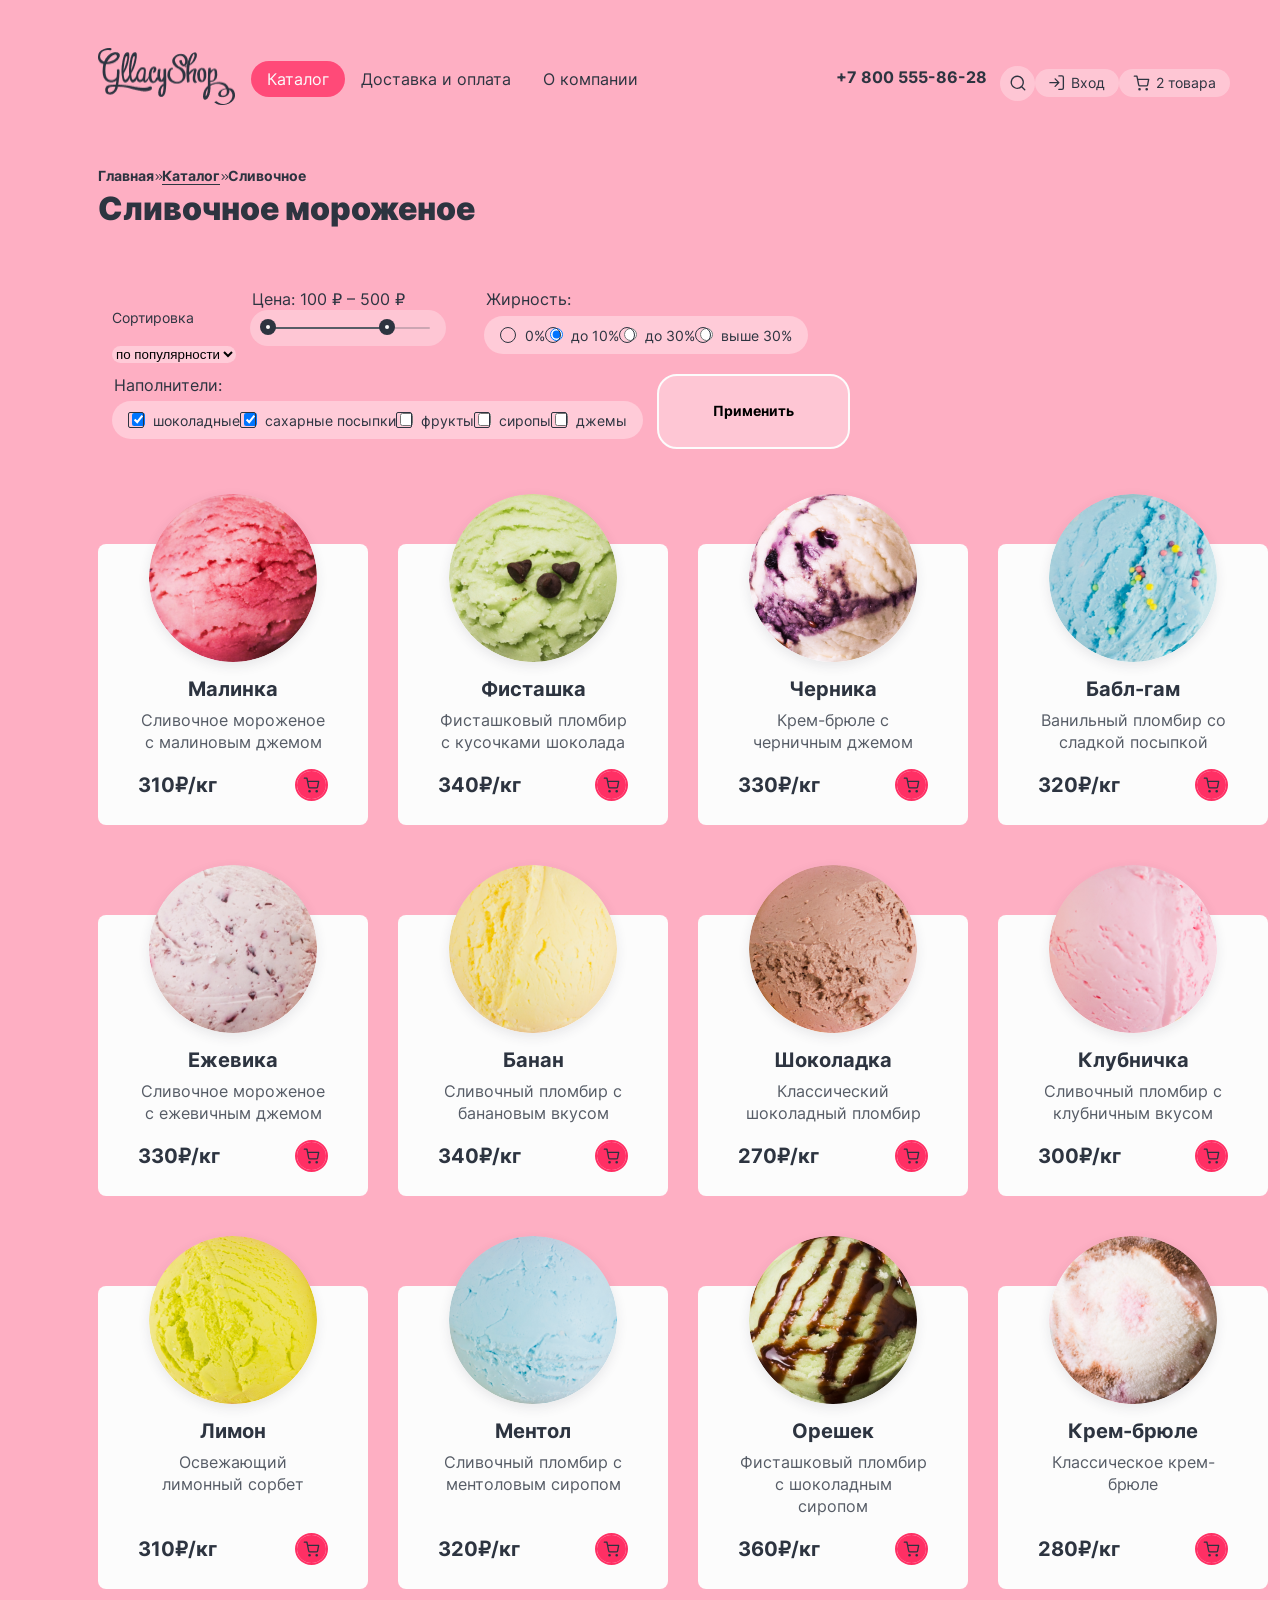
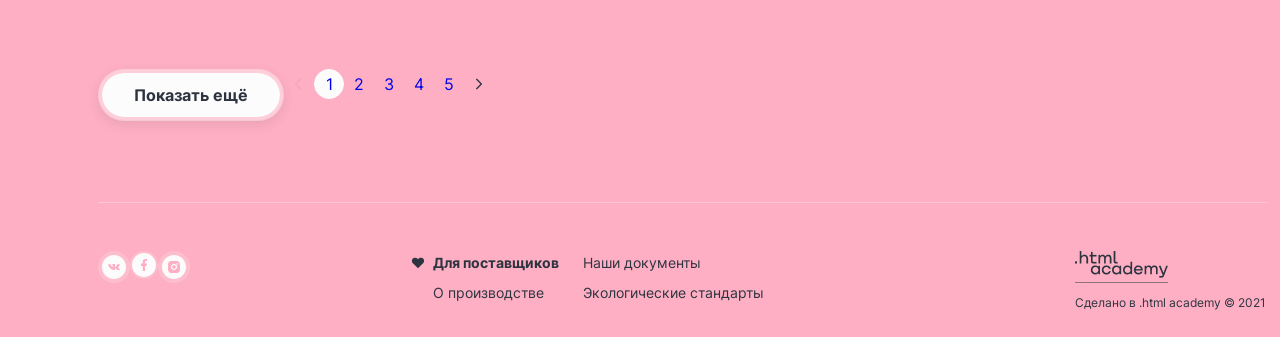
<file: catalog.html>
<!DOCTYPE html>
<html lang="ru">
  <head>
    <meta charset="utf-8">
    <title>HTML Academy: Интернет-магазин «Gllacy Shop»</title>
    <link rel="stylesheet" href="style.css">
    <link rel="icon" href="images/favicon/favicon.ico">
    <link rel="icon" type="image/png" sizes="32x32" href="images/favicon/32.png">
  </head>
  <body>
    <div class="main-container">
      <div class="container">
        <header class="header container__content catalof__header">
          <nav class="navigation">
            <a class="navigation__logo" href="index.html">
              <img class="header-logo" alt="Логотип магазина." src="images/header/logo.png" width="137px" height="57px">
            </a>
            <ul class="navigation__list navigation__list--place list">
              <li class="navigation__item">
                <a class="navigation__link navigation__link--site navigation__item--catalog navigation__link--guidance navigation__link--active" href="catalog.html">Каталог</a>
                <ul class="roll list">
                  <li class="roll__list--title">
                    <a class="roll__link--title" href="#">Новинки</a>
                  </li>
                  <li class="roll__list">
                    <a class="roll__link" href="#">Сливочное</a>  
                  </li>
                  <li class="roll__list roll__list--choice">            
                    <a class="roll__link roll__link--choice" href="#">Щербеты</a> 
                  </li>
                  <li class="roll__list">          
                    <a class="roll__link" href="#">Фруктовый лед</a>
                  </li>
                  <li class="roll__list">             
                    <a class="roll__link" href="#">Мелорин</a>                
                  </li>
                </ul>
              </li> 
              <li class="navigation__item">
                <a class="navigation__link navigation__link--site" href="#">Доставка и оплата</a>
              </li> 
              <li class="navigation__item">
                <a class="navigation__link navigation__link--site" href="#">О компании</a>
             </li>
            </ul>
            <div class="navigation__wrapper">
              <address class="navigation__phone">
                <a class="navigation__phone--link" href="tel:+78128121212">+7 800 555-86-28</a>
              </address>
              <ul class="navigation__list navigation__user list">
                  <li class="navigation__item navigation__item--user navigation__drop">
                    <a class="navigation__link navigation__link--user navigation__button--search navigation__link--active" href="#">
                      <svg class="navigation__icon" aria-hidden="true" focusable="false" width="18" height="18" viewBox="0 0 18 18" fill="none" xmlns="http://www.w3.org/2000/svg">
                        <path fill-rule="evenodd" clip-rule="evenodd" d="M2.913 8.246a5.333 5.333 0 1 1 9.17 3.705.655.655 0 0 0-.132.132 5.333 5.333 0 0 1-9.038-3.837Zm9.552 5.162a6.667 6.667 0 1 1 .943-.943l2.81 2.81a.667.667 0 0 1-.943.943l-2.81-2.81Z" fill="#2D3440"/>
                      </svg>
                      <span class="visually-hidden">Поиск</span>
                    </a>
                    <div class="search__form--conteiner">
                      <form class="search__form" action="https://echo.htmlacademy.ru/" method="post">
                        <input class="search__field" type="search" placeholder="Поиск по сайту">
                      </form>
                    </div>
                  </li>  
                  <li class="navigation__item navigation__item--user navigation__drop">
                    <a class="navigation__link navigation__link--user navigation__button navigation__link--active" href="#">
                      <svg class="navigation__icon navigation__icon--shift" aria-hidden="true" focusable="false" width="16" height="16" viewBox="0 0 16 16" fill="none" xmlns="http://www.w3.org/2000/svg">
                        <path fill-rule="evenodd" clip-rule="evenodd" d="M9.208.875c0-.368.299-.667.667-.667h3a2.167 2.167 0 0 1 2.167 2.167v10.5a2.167 2.167 0 0 1-2.167 2.167h-3a.667.667 0 0 1 0-1.334h3a.834.834 0 0 0 .833-.833v-10.5a.833.833 0 0 0-.833-.833h-3a.667.667 0 0 1-.667-.667ZM5.654 3.404c.26-.26.682-.26.942 0l3.746 3.745a.664.664 0 0 1 0 .952l-3.746 3.745a.667.667 0 1 1-.942-.942l2.612-2.612H.875a.667.667 0 0 1 0-1.334h7.39L5.655 4.346a.667.667 0 0 1 0-.942Z" fill="#2D3440"/>
                      </svg>
                      <span class="navigation__button--login">Вход</span>
                    </a>
                    <div class="signin">
                      <h2 class="signin__title">Личный кабинет</h2>
                      <form class="entry__form" action="https://echo.htmlacademy.ru/" method="post">
                        <p class="email__form">
                          <label class="visually-hidden" for="entry-email">Email</label>
                          <input class="entry__field" placeholder="email@example.com" type="email" name="entry-email" id="entry-email" required>
                        </p>
                        <p class="password__form">
                          <label class="visually-hidden" for="password">Password</label>
                          <input class="password__field" placeholder="******" type="password" name="pass" id="password" required>
                        </p>
                        <div class="signin__part">
                          <button class="button--send button--send" type="submit">Войти</button>
                          <div class="signin__text">
                            <a class="forgot__password" href="#">Забыли пароль?</a>
                            <a class="registration" href="#">Регистрация</a>
                          </div>
                       </div>
                      </form>
                    </div>
                  </li> 
                  <li class="navigation__item navigation__item--user navigation__drop">
                    <a class="navigation__link navigation__link--user navigation__button navigation__link--active" href="#">
                      <svg class="navigation__icon navigation__icon--shift" aria-hidden="true" focusable="false" width="17" height="16" viewBox="0 0 17 16" fill="none" xmlns="http://www.w3.org/2000/svg">
                        <path fill-rule="evenodd" clip-rule="evenodd" d="M1.313.49a.667.667 0 0 0 0 1.333h2.06l.54 2.696a.662.662 0 0 0 .011.056l1.09 5.44a1.97 1.97 0 0 0 1.962 1.586h6.325a1.97 1.97 0 0 0 1.963-1.586l.001-.005 1.043-5.47a.667.667 0 0 0-.655-.791H5.12l-.545-2.724A.667.667 0 0 0 3.92.49H1.313ZM6.32 9.754l-.935-4.672h9.462l-.892 4.675a.637.637 0 0 1-.636.51H6.958a.637.637 0 0 1-.637-.512v-.001Zm-1.11 4.44a1.318 1.318 0 1 1 2.636 0 1.318 1.318 0 0 1-2.637 0Zm7.17 0a1.318 1.318 0 1 1 2.636 0 1.318 1.318 0 0 1-2.637 0Z" fill="#2D3440"/>
                      </svg>
                      <span class="navigation__button--cart">2 товара</span>
                    </a>
                    <div class="popover popover__cart popover__open">
                      <h2 class="popover__title">Корзина</h2>
                      <ul class="cart__list list">
                        <li class="cart__item">
                          <img class="cart__img" src="images/product/raspberry.png" width="46" height="46" alt="Малинка.">
                          <div class="choice__ice">
                            <h3 class="cart__title">Малинка</h3>
                            <p class="cart__price">1 кг х 310 ₽</p>
                          </div>
                          <p class="cart__total">310 ₽</p>
                          <button class="cart__button" type="button"></button> 
                        </li>
                        <li class="cart__item">
                          <img class="cart__img" src="images/product/bubble_gum.png" width="46" height="46" alt="Бабл-гам.">
                          <div class="choice__ice">
                            <h3 class="cart__title">Бабл-гам</h3>
                            <p class="cart__price">1,5 кг х 320 ₽</p>
                          </div>
                          <p class="cart__total">480 ₽</p>
                          <button class="cart__button" type="button"></button> 
                        </li>                                                    
                      </ul>
                      <div class="design">
                        <a class="design__button button--send" href="#">Оформить заказ</a> 
                        <p class="cart__pay">Итого: 790 ₽</p>
                      </div>
                    </div>
                  </li> 
               </ul>
            </div>
          </nav>
        </header>
        <main class="main__catalog">
          <section class="breadcrumbs container__content">
            <ul class="breadcrumbs__list list">
              <li class="breadcrumbs__item">
                <a class="breadcrumbs__link breadcrumbs__link--parrent" href="index.html">Главная</a>
              </li>
              <li class="breadcrumbs__item">
                <a class="breadcrumbs__link breadcrumbs__link--current" href="catalog.html">Каталог</a>
              </li>
              <li class="breadcrumbs__item breadcrumbs__item--creamy">Сливочное
              </li>
            </ul>
            <h2 class="page__container--title container__title container__title--creamy">Сливочное мороженое</h1>
          </section>
          <section class="sort container__content">
            <div class="sort__container">
              <div class="catalog__products--filter">
                <h2 class="visually-hidden">Сортировка товаров.</h2>
                <div class="catalog__sort--list">
                  <fieldset class="catalog__sort--field">
                    <h3 class="catalog__sort--title">Сортировка</h3>
                    <select class="catalog__sort--select" name="sorting">
                      <option class="catalog__sort--item" value="popular">по популярности</option>
                    </select>
                  </fieldset>               
                </div>
                  <fieldset class="catalog__filter--group catalog__filter--range">
                  <legend class="catalog__filter--title">Цена: 100 ₽ – 500 ₽</legend>
                  <div class="range">
                    <div class="range-scale">
                      <div class="range-bar" style="width: 119px">
                        <button class="range-toggle toggle-min">
                          <span class="visually-hidden">Изменение минимальной цены.</span>
                        </button>
                        <button class="range-toggle toggle-max">
                          <span class="visually-hidden">Изменение максимальной цены.</span>
                        </button>
                      </div>
                    </div>
                  </div>
                  </fieldset> 
                  <fieldset class="catalog__filter--group">
                      <legend class="catalog__filter--title">Жирность:</legend>
                      <ul class="catalog__filter--list list">
                        <li class="catalog__filter--item catalog__filter--radio">
                          <label class="control control--first">
                            <input class="visually-hidden control__input" type="radio" name="thereis" value="bluetooth">
                            <span class="control__mark"></span>
                            <span class="control__label">0%</span>
                          </label>
                        </li>
                        <li class="catalog__filter--item catalog__filter--radio">
                          <label class="control">
                           <input class="control__input" type="radio" name="no" value="bluetooth" checked>
                           <span class="control__mark"></span>
                           <span class="control__label">до 10%</span>
                          </label>
                        </li>
                        <li class="catalog__filter--item catalog__filter--radio">
                          <label class="control">
                           <input class="control__input" type="radio" name="no" value="bluetooth">
                           <span class="control__mark"></span>
                           <span class="control__label">до 30%</span>
                          </label>
                        </li>
                        <li class="catalog__filter--item catalog__filter--radio">
                          <label class="control">
                           <input class="control__input" type="radio" name="no" value="bluetooth">
                           <span class="control__mark"></span>
                           <span class="control__label">выше 30%</span>
                          </label>
                        </li>
                      </ul>
                  </fieldset>
                  <fieldset class="catalog__filter--group">
                      <legend class="catalog__filter--title">Наполнители:</legend>
                      <ul class="catalog__filter--list list">
                        <li class="catalog__filter--item">
                          <label class="control">
                           <input class="control__input" type="checkbox" name="black" checked>
                           <span class="control__mark"></span>
                           <span class="control__label">шоколадные</span>
                          </label>
                        </li>
                        <li class="catalog__filter--item">
                         <label class="control">
                           <input class="control__input" type="checkbox" name="white" checked>
                           <span class="control__mark"></span>
                           <span class="control__label">сахарные посыпки</span>
                         </label>
                        </li>
                        <li class="catalog__filter--item">
                          <label class="control">
                           <input class="control__input" type="checkbox" name="blue">
                           <span class="control__mark"></span>
                           <span class="control__label">фрукты</span>
                          </label>
                        </li>
                        <li class="catalog__filter--item">
                          <label class="control">
                           <input class="control__input" type="checkbox" name="red">
                           <span class="control__mark"></span>
                           <span class="control__label">сиропы</span>
                          </label>
                        </li>
                        <li class="catalog__filter--item">
                          <label class="control">
                           <input class="control__input" type="checkbox" name="pink">
                           <span class="control__mark"></span>
                           <span class="control__label">джемы</span>
                         </label>
                        </li>
                      </ul>
                    </fieldset>
                    <button class="button catalog__filter--button" type="submit">Применить</button>
              </div>
            </div>
          </section>
          <section class="product container__content">
              <h2 class="visually-hidden">Список товаров</h2>
              <div class="product__container--ice">
                <div class="product__ice product__card">
                  <img class="product__img" src="images/product/raspberry.png" alt="Малина.">
                  <h3 class="product__title">Малинка</h3>
                  <p class="product__description">Сливочное мороженое с малиновым джемом</p>
                  <div class="product__buy">
                    <span class="product__price">310₽/кг</span>
                    <button class="product__basket button" type="button">
                      <svg class="product__icon" aria-hidden="true" focusable="false" width="17" height="16" viewBox="0 0 17 16" fill="none" xmlns="http://www.w3.org/2000/svg">
                        <path fill-rule="evenodd" clip-rule="evenodd" d="M1.313.49a.667.667 0 0 0 0 1.333h2.06l.54 2.696a.662.662 0 0 0 .011.056l1.09 5.44a1.97 1.97 0 0 0 1.962 1.586h6.325a1.97 1.97 0 0 0 1.963-1.586l.001-.005 1.043-5.47a.667.667 0 0 0-.655-.791H5.12l-.545-2.724A.667.667 0 0 0 3.92.49H1.313ZM6.32 9.754l-.935-4.672h9.462l-.892 4.675a.637.637 0 0 1-.636.51H6.958a.637.637 0 0 1-.637-.512v-.001Zm-1.11 4.44a1.318 1.318 0 1 1 2.636 0 1.318 1.318 0 0 1-2.637 0Zm7.17 0a1.318 1.318 0 1 1 2.636 0 1.318 1.318 0 0 1-2.637 0Z" fill="#2D3440"/>
                      </svg>
                      <span class="visually-hidden">Заказать</span>
                    </button>
                  </div>
                </div>
                <div class="product__ice product__card">
                  <img class="product__img" src="images/product/pistachio.png" alt="Фисташка.">
                  <h3 class="product__title">Фисташка</h3>
                  <p class="product__description">Фисташковый пломбир с кусочками шоколада</p>
                  <div class="product__buy">
                    <span class="product__price">340₽/кг</span>
                    <button class="product__basket button" type="button">
                      <svg class="product__icon" aria-hidden="true" focusable="false" width="17" height="16" viewBox="0 0 17 16" fill="none" xmlns="http://www.w3.org/2000/svg">
                        <path fill-rule="evenodd" clip-rule="evenodd" d="M1.313.49a.667.667 0 0 0 0 1.333h2.06l.54 2.696a.662.662 0 0 0 .011.056l1.09 5.44a1.97 1.97 0 0 0 1.962 1.586h6.325a1.97 1.97 0 0 0 1.963-1.586l.001-.005 1.043-5.47a.667.667 0 0 0-.655-.791H5.12l-.545-2.724A.667.667 0 0 0 3.92.49H1.313ZM6.32 9.754l-.935-4.672h9.462l-.892 4.675a.637.637 0 0 1-.636.51H6.958a.637.637 0 0 1-.637-.512v-.001Zm-1.11 4.44a1.318 1.318 0 1 1 2.636 0 1.318 1.318 0 0 1-2.637 0Zm7.17 0a1.318 1.318 0 1 1 2.636 0 1.318 1.318 0 0 1-2.637 0Z" fill="#2D3440"/>
                      </svg>
                      <span class="visually-hidden">Заказать</span>
                    </button>
                  </div>
                </div>
                <div class="product__ice product__card">
                  <img class="product__img" src="images/product/blueberry.png" alt="Черника.">
                  <h3 class="product__title">Черника</h3>
                  <p class="product__description">Крем-брюле с черничным джемом</p>
                  <div class="product__buy">
                    <span class="product__price">330₽/кг</span>
                    <button class="product__basket button" type="button">
                      <svg class="product__icon" aria-hidden="true" focusable="false" width="17" height="16" viewBox="0 0 17 16" fill="none" xmlns="http://www.w3.org/2000/svg">
                        <path fill-rule="evenodd" clip-rule="evenodd" d="M1.313.49a.667.667 0 0 0 0 1.333h2.06l.54 2.696a.662.662 0 0 0 .011.056l1.09 5.44a1.97 1.97 0 0 0 1.962 1.586h6.325a1.97 1.97 0 0 0 1.963-1.586l.001-.005 1.043-5.47a.667.667 0 0 0-.655-.791H5.12l-.545-2.724A.667.667 0 0 0 3.92.49H1.313ZM6.32 9.754l-.935-4.672h9.462l-.892 4.675a.637.637 0 0 1-.636.51H6.958a.637.637 0 0 1-.637-.512v-.001Zm-1.11 4.44a1.318 1.318 0 1 1 2.636 0 1.318 1.318 0 0 1-2.637 0Zm7.17 0a1.318 1.318 0 1 1 2.636 0 1.318 1.318 0 0 1-2.637 0Z" fill="#2D3440"/>
                      </svg>
                      <span class="visually-hidden">Заказать</span>
                    </button>
                  </div>
                </div>
                <div class="product__ice product__card">
                  <img class="product__img" src="images/product/bubble_gum.png" alt="Бабл-гам.">
                  <h3 class="product__title">Бабл-гам</h3>
                  <p class="product__description">Ванильный пломбир со сладкой посыпкой</p>
                  <div class="product__buy">
                    <span class="product__price">320₽/кг</span>
                    <button class="product__basket button" type="button">
                      <svg class="product__icon" aria-hidden="true" focusable="false" width="17" height="16" viewBox="0 0 17 16" fill="none" xmlns="http://www.w3.org/2000/svg">
                        <path fill-rule="evenodd" clip-rule="evenodd" d="M1.313.49a.667.667 0 0 0 0 1.333h2.06l.54 2.696a.662.662 0 0 0 .011.056l1.09 5.44a1.97 1.97 0 0 0 1.962 1.586h6.325a1.97 1.97 0 0 0 1.963-1.586l.001-.005 1.043-5.47a.667.667 0 0 0-.655-.791H5.12l-.545-2.724A.667.667 0 0 0 3.92.49H1.313ZM6.32 9.754l-.935-4.672h9.462l-.892 4.675a.637.637 0 0 1-.636.51H6.958a.637.637 0 0 1-.637-.512v-.001Zm-1.11 4.44a1.318 1.318 0 1 1 2.636 0 1.318 1.318 0 0 1-2.637 0Zm7.17 0a1.318 1.318 0 1 1 2.636 0 1.318 1.318 0 0 1-2.637 0Z" fill="#2D3440"/>
                      </svg>
                      <span class="visually-hidden">Заказать</span>
                    </button>
                  </div>
                </div>
                <div class="product__ice product__card">
                  <img class="product__img" src="images/product/blackberry.png" alt="Ежевика.">
                  <h3 class="product__title">Ежевика</h3>
                  <p class="product__description">Сливочное мороженое с ежевичным джемом</p>
                  <div class="product__buy">
                    <span class="product__price">330₽/кг</span>
                    <button class="product__basket button" type="button">
                      <svg class="product__icon" aria-hidden="true" focusable="false" width="17" height="16" viewBox="0 0 17 16" fill="none" xmlns="http://www.w3.org/2000/svg">
                        <path fill-rule="evenodd" clip-rule="evenodd" d="M1.313.49a.667.667 0 0 0 0 1.333h2.06l.54 2.696a.662.662 0 0 0 .011.056l1.09 5.44a1.97 1.97 0 0 0 1.962 1.586h6.325a1.97 1.97 0 0 0 1.963-1.586l.001-.005 1.043-5.47a.667.667 0 0 0-.655-.791H5.12l-.545-2.724A.667.667 0 0 0 3.92.49H1.313ZM6.32 9.754l-.935-4.672h9.462l-.892 4.675a.637.637 0 0 1-.636.51H6.958a.637.637 0 0 1-.637-.512v-.001Zm-1.11 4.44a1.318 1.318 0 1 1 2.636 0 1.318 1.318 0 0 1-2.637 0Zm7.17 0a1.318 1.318 0 1 1 2.636 0 1.318 1.318 0 0 1-2.637 0Z" fill="#2D3440"/>
                      </svg>
                      <span class="visually-hidden">Заказать</span>
                    </button>
                  </div>
                </div>
                <div class="product__ice product__card">
                  <img class="product__img" src="images/product/banana.png" alt="Банан.">
                  <h3 class="product__title">Банан</h3>
                  <p class="product__description">Сливочный пломбир с банановым вкусом</p>
                  <div class="product__buy">
                    <span class="product__price">340₽/кг</span>
                    <button class="product__basket button" type="button">
                      <svg class="product__icon" aria-hidden="true" focusable="false" width="17" height="16" viewBox="0 0 17 16" fill="none" xmlns="http://www.w3.org/2000/svg">
                        <path fill-rule="evenodd" clip-rule="evenodd" d="M1.313.49a.667.667 0 0 0 0 1.333h2.06l.54 2.696a.662.662 0 0 0 .011.056l1.09 5.44a1.97 1.97 0 0 0 1.962 1.586h6.325a1.97 1.97 0 0 0 1.963-1.586l.001-.005 1.043-5.47a.667.667 0 0 0-.655-.791H5.12l-.545-2.724A.667.667 0 0 0 3.92.49H1.313ZM6.32 9.754l-.935-4.672h9.462l-.892 4.675a.637.637 0 0 1-.636.51H6.958a.637.637 0 0 1-.637-.512v-.001Zm-1.11 4.44a1.318 1.318 0 1 1 2.636 0 1.318 1.318 0 0 1-2.637 0Zm7.17 0a1.318 1.318 0 1 1 2.636 0 1.318 1.318 0 0 1-2.637 0Z" fill="#2D3440"/>
                      </svg>
                      <span class="visually-hidden">Заказать</span>
                    </button>
                  </div>
                </div>
                <div class="product__ice product__card">
                  <img class="product__img" src="images/product/chocolate.png" alt="Шоколадка.">
                  <h3 class="product__title">Шоколадка</h3>
                  <p class="product__description">Классический шоколадный пломбир</p>
                  <div class="product__buy">
                    <span class="product__price">270₽/кг</span>
                    <button class="product__basket button" type="button">
                      <svg class="product__icon" aria-hidden="true" focusable="false" width="17" height="16" viewBox="0 0 17 16" fill="none" xmlns="http://www.w3.org/2000/svg">
                        <path fill-rule="evenodd" clip-rule="evenodd" d="M1.313.49a.667.667 0 0 0 0 1.333h2.06l.54 2.696a.662.662 0 0 0 .011.056l1.09 5.44a1.97 1.97 0 0 0 1.962 1.586h6.325a1.97 1.97 0 0 0 1.963-1.586l.001-.005 1.043-5.47a.667.667 0 0 0-.655-.791H5.12l-.545-2.724A.667.667 0 0 0 3.92.49H1.313ZM6.32 9.754l-.935-4.672h9.462l-.892 4.675a.637.637 0 0 1-.636.51H6.958a.637.637 0 0 1-.637-.512v-.001Zm-1.11 4.44a1.318 1.318 0 1 1 2.636 0 1.318 1.318 0 0 1-2.637 0Zm7.17 0a1.318 1.318 0 1 1 2.636 0 1.318 1.318 0 0 1-2.637 0Z" fill="#2D3440"/>
                      </svg>
                      <span class="visually-hidden">Заказать</span>
                    </button>
                  </div>
                </div>
                <div class="product__ice product__card">
                    <img class="product__img" src="images/product/strawberry.png" alt="Клубничка.">
                    <h3 class="product__title">Клубничка</h3>
                    <p class="product__description">Сливочный пломбир с клубничным вкусом</p>
                  <div class="product__buy">
                    <span class="product__price">300₽/кг</span>
                    <button class="product__basket button" type="button">
                      <svg class="product__icon" aria-hidden="true" focusable="false" width="17" height="16" viewBox="0 0 17 16" fill="none" xmlns="http://www.w3.org/2000/svg">
                        <path fill-rule="evenodd" clip-rule="evenodd" d="M1.313.49a.667.667 0 0 0 0 1.333h2.06l.54 2.696a.662.662 0 0 0 .011.056l1.09 5.44a1.97 1.97 0 0 0 1.962 1.586h6.325a1.97 1.97 0 0 0 1.963-1.586l.001-.005 1.043-5.47a.667.667 0 0 0-.655-.791H5.12l-.545-2.724A.667.667 0 0 0 3.92.49H1.313ZM6.32 9.754l-.935-4.672h9.462l-.892 4.675a.637.637 0 0 1-.636.51H6.958a.637.637 0 0 1-.637-.512v-.001Zm-1.11 4.44a1.318 1.318 0 1 1 2.636 0 1.318 1.318 0 0 1-2.637 0Zm7.17 0a1.318 1.318 0 1 1 2.636 0 1.318 1.318 0 0 1-2.637 0Z" fill="#2D3440"/>
                      </svg>
                      <span class="visually-hidden">Заказать</span>
                    </button>
                  </div>
                </div>
                <div class="product__ice product__card">
                    <img class="product__img" src="images/product/lemon.png" alt="Лимон.">
                    <h3 class="product__title">Лимон</h3>
                    <p class="product__description">Освежающий лимонный сорбет</p>
                  <div class="product__buy">
                    <span class="product__price">310₽/кг</span>
                    <button class="product__basket button" type="button">
                      <svg class="product__icon" aria-hidden="true" focusable="false" width="17" height="16" viewBox="0 0 17 16" fill="none" xmlns="http://www.w3.org/2000/svg">
                        <path fill-rule="evenodd" clip-rule="evenodd" d="M1.313.49a.667.667 0 0 0 0 1.333h2.06l.54 2.696a.662.662 0 0 0 .011.056l1.09 5.44a1.97 1.97 0 0 0 1.962 1.586h6.325a1.97 1.97 0 0 0 1.963-1.586l.001-.005 1.043-5.47a.667.667 0 0 0-.655-.791H5.12l-.545-2.724A.667.667 0 0 0 3.92.49H1.313ZM6.32 9.754l-.935-4.672h9.462l-.892 4.675a.637.637 0 0 1-.636.51H6.958a.637.637 0 0 1-.637-.512v-.001Zm-1.11 4.44a1.318 1.318 0 1 1 2.636 0 1.318 1.318 0 0 1-2.637 0Zm7.17 0a1.318 1.318 0 1 1 2.636 0 1.318 1.318 0 0 1-2.637 0Z" fill="#2D3440"/>
                      </svg>
                      <span class="visually-hidden">Заказать</span>
                    </button>
                  </div>
                </div>
                <div class="product__ice product__card">
                    <img class="product__img" src="images/product/menthol.png" alt="Ментол.">
                    <h3 class="product__title">Ментол</h3>
                    <p class="product__description">Сливочный пломбир с ментоловым сиропом</p>
                  <div class="product__buy">
                    <span class="product__price">320₽/кг</span>
                    <button class="product__basket button" type="button">
                      <svg class="product__icon" aria-hidden="true" focusable="false" width="17" height="16" viewBox="0 0 17 16" fill="none" xmlns="http://www.w3.org/2000/svg">
                        <path fill-rule="evenodd" clip-rule="evenodd" d="M1.313.49a.667.667 0 0 0 0 1.333h2.06l.54 2.696a.662.662 0 0 0 .011.056l1.09 5.44a1.97 1.97 0 0 0 1.962 1.586h6.325a1.97 1.97 0 0 0 1.963-1.586l.001-.005 1.043-5.47a.667.667 0 0 0-.655-.791H5.12l-.545-2.724A.667.667 0 0 0 3.92.49H1.313ZM6.32 9.754l-.935-4.672h9.462l-.892 4.675a.637.637 0 0 1-.636.51H6.958a.637.637 0 0 1-.637-.512v-.001Zm-1.11 4.44a1.318 1.318 0 1 1 2.636 0 1.318 1.318 0 0 1-2.637 0Zm7.17 0a1.318 1.318 0 1 1 2.636 0 1.318 1.318 0 0 1-2.637 0Z" fill="#2D3440"/>
                      </svg>
                      <span class="visually-hidden">Заказать</span>
                    </button>
                  </div>
                </div>
                <div class="product__ice product__card">
                    <img class="product__img" src="images/product/nut.png" alt="Орешек.">
                    <h3 class="product__title">Орешек</h3>
                    <p class="product__description">Фисташковый пломбир с шоколадным сиропом</p>
                  <div class="product__buy">
                    <span class="product__price">360₽/кг</span>
                    <button class="product__basket button" type="button">
                      <svg class="product__icon" aria-hidden="true" focusable="false" width="17" height="16" viewBox="0 0 17 16" fill="none" xmlns="http://www.w3.org/2000/svg">
                        <path fill-rule="evenodd" clip-rule="evenodd" d="M1.313.49a.667.667 0 0 0 0 1.333h2.06l.54 2.696a.662.662 0 0 0 .011.056l1.09 5.44a1.97 1.97 0 0 0 1.962 1.586h6.325a1.97 1.97 0 0 0 1.963-1.586l.001-.005 1.043-5.47a.667.667 0 0 0-.655-.791H5.12l-.545-2.724A.667.667 0 0 0 3.92.49H1.313ZM6.32 9.754l-.935-4.672h9.462l-.892 4.675a.637.637 0 0 1-.636.51H6.958a.637.637 0 0 1-.637-.512v-.001Zm-1.11 4.44a1.318 1.318 0 1 1 2.636 0 1.318 1.318 0 0 1-2.637 0Zm7.17 0a1.318 1.318 0 1 1 2.636 0 1.318 1.318 0 0 1-2.637 0Z" fill="#2D3440"/>
                      </svg>
                      <span class="visually-hidden">Заказать</span>
                    </button>
                  </div>
                </div>
                <div class="product__ice product__card">
                    <img class="product__img" src="images/product/creme_brulee.png" alt="Крем-брюле.">
                    <h3 class="product__title">Крем-брюле</h3>
                    <p class="product__description">Классическое крем-брюле</p>
                  <div class="product__buy">
                    <span class="product__price">280₽/кг</span>
                    <button class="product__basket button" type="button">
                      <svg class="product__icon" aria-hidden="true" focusable="false" width="17" height="16" viewBox="0 0 17 16" fill="none" xmlns="http://www.w3.org/2000/svg">
                        <path fill-rule="evenodd" clip-rule="evenodd" d="M1.313.49a.667.667 0 0 0 0 1.333h2.06l.54 2.696a.662.662 0 0 0 .011.056l1.09 5.44a1.97 1.97 0 0 0 1.962 1.586h6.325a1.97 1.97 0 0 0 1.963-1.586l.001-.005 1.043-5.47a.667.667 0 0 0-.655-.791H5.12l-.545-2.724A.667.667 0 0 0 3.92.49H1.313ZM6.32 9.754l-.935-4.672h9.462l-.892 4.675a.637.637 0 0 1-.636.51H6.958a.637.637 0 0 1-.637-.512v-.001Zm-1.11 4.44a1.318 1.318 0 1 1 2.636 0 1.318 1.318 0 0 1-2.637 0Zm7.17 0a1.318 1.318 0 1 1 2.636 0 1.318 1.318 0 0 1-2.637 0Z" fill="#2D3440"/>
                      </svg>
                      <span class="visually-hidden">Заказать</span>
                    </button>
                  </div>
                </div>
  
          </section>
          <section class="pagination container__content">
              <div class="pagination__container">
                <h2 class="visually-hidden">Посмотреть больше товаров.</h2>
                <button class="button button--default" href="#">Показать ещё</button>
                <ul class="pagination__list list">
                   <li class="pagination__item">
                     <a class="pagination__number pagination__number--prev pagination__number--disabled" href="#">
                       <span class="visually-hidden">Предыдущая страница.</span>
                     </a>
                   </li>
                   <li class="pagination__item">
                       <a class="pagination__number pagination__number--active" href="#">1</a>
                   </li>
                   <li class="pagination__item">
                       <a class="pagination__number" href="#">2</a>
                   </li>
                   <li class="pagination__item">
                       <a class="pagination__number" href="#">3</a>
                   </li>
                   <li class="pagination__item">
                       <a class="pagination__number" href="#">4</a>
                   </li>
                   <li class="pagination__item">
                       <a class="pagination__number" href="#">5</a>
                   </li>
                   <li class="pagination__item">
                    <a class="pagination__number pagination__number--next" href="#">
                      <span class="visually-hidden">Следующая страница.</span>
                    </a>
                  </li>
                </ul>
              </div>
          </section>
        </main>
        <footer class="footer footer--line container__content">
          <div class="footer__container">
              <h2 class="visually-hidden">Социальные сети</h2>
              <ul class="footer__social--list list">
                <li class="slaider__social--item">
                  <a class="slaider__social--link" href="https://vk.com/htmlacademy">
                    <svg class="slaider__social--icon" aria-hidden="true" focusable="false" width="28" height="28" viewBox="0 0 28 28" fill="none" xmlns="http://www.w3.org/2000/svg">
                      <path fill-rule="evenodd" clip-rule="evenodd" d="M26 14c0 6.627-5.373 12-12 12S2 20.627 2 14 7.373 2 14 2s12 5.373 12 12Zm-11.412 2.975h-.717s-1.582.083-2.976-1.188c-1.52-1.388-2.863-4.14-2.863-4.14s-.077-.18.007-.268c.095-.098.352-.104.352-.104l1.715-.01s.161.024.277.098a.476.476 0 0 1 .149.176s.277.615.644 1.17c.716 1.085 1.05 1.322 1.293 1.206.354-.17.248-1.533.248-1.533s.007-.495-.178-.716c-.143-.17-.414-.22-.533-.235-.096-.011.062-.207.267-.295.309-.133.854-.14 1.498-.135.501.005.645.032.842.074.455.096.44.405.41 1.07-.01.2-.02.43-.02.697 0 .06-.002.124-.004.19-.01.34-.023.73.233.876.132.074.453.011 1.256-1.185.381-.566.667-1.233.667-1.233s.062-.119.16-.17c.098-.052.232-.036.232-.036l1.805-.01s.542-.056.63.158c.091.226-.203.751-.94 1.612-.696.813-1.036 1.115-1.01 1.38.02.196.242.372.67.72.888.722 1.124 1.101 1.18 1.192a.447.447 0 0 0 .011.016c.398.578-.44.623-.44.623l-1.603.02s-.345.06-.798-.214c-.237-.142-.469-.375-.69-.597-.337-.339-.649-.652-.915-.578-.447.124-.433.967-.433.967s.004.18-.098.276c-.11.105-.328.126-.328.126Z" fill="#FCFCFC"/>
                      <path d="M14 24C8.477 24 4 19.523 4 14H0c0 7.732 6.268 14 14 14v-4Zm10-10c0 5.523-4.477 10-10 10v4c7.732 0 14-6.268 14-14h-4ZM14 4c5.523 0 10 4.477 10 10h4c0-7.732-6.268-14-14-14v4Zm0-4C6.268 0 0 6.268 0 14h4C4 8.477 8.477 4 14 4V0Z" fill="#FCFCFC" fill-opacity=".2"/>
                    </svg>
                    <span class="visually-hidden">VK</span>
                  </a>
                </li>
                <li class="slaider__social--item">
                  <a class="slaider__social--link" href="https://www.facebook.com/htmlacademy">
                    <svg class="slaider__social--icon" aria-hidden="true" focusable="false" width="24" height="24" viewBox="0 0 24 24" fill="none" xmlns="http://www.w3.org/2000/svg">
                      <path fill-rule="evenodd" clip-rule="evenodd" d="M24 12c0 6.627-5.373 12-12 12S0 18.627 0 12 5.373 0 12 0s12 5.373 12 12Zm-9.571.9H13V18h-2.286v-5.1H9v-2.4h1.714V8.82c0-1.826 1.102-2.82 2.653-2.82.743 0 1.447.058 1.633.084V8.1h-.857C13 8.1 13 8.682 13 9.3v1.2h2l-.571 2.4Z" fill="#FCFCFC"/>
                    </svg>
                    <span class="visually-hidden">facebook</span>
                  </a>
                </li>
                <li class="slaider__social--item">
                  <a class="slaider__social--link" href="https://www.instagram.com/htmlacademy/">
                    <svg class="slaider__social--icon" aria-hidden="true" focusable="false" width="28" height="28" viewBox="0 0 28 28" fill="none" xmlns="http://www.w3.org/2000/svg">
                      <path fill-rule="evenodd" clip-rule="evenodd" d="M26 14c0 6.627-5.373 12-12 12S2 20.627 2 14 7.373 2 14 2s12 5.373 12 12Zm-9.527-5.964C15.833 8.006 15.63 8 14 8s-1.834.008-2.473.036c-.64.03-1.074.13-1.457.279-.4.15-.763.387-1.063.692-.306.3-.542.662-.692 1.063-.149.383-.249.817-.279 1.457C8.006 12.167 8 12.37 8 14s.008 1.834.036 2.473c.03.64.13 1.075.279 1.457.15.4.387.763.692 1.063.3.306.662.542 1.063.692.383.148.818.249 1.457.279.64.03.843.036 2.473.036s1.834-.008 2.473-.036c.64-.03 1.075-.13 1.457-.279.4-.15.763-.387 1.063-.692.306-.3.542-.662.692-1.063.148-.383.249-.818.279-1.457.03-.64.036-.843.036-2.473s-.008-1.834-.036-2.473c-.03-.64-.13-1.075-.279-1.457-.15-.4-.387-.763-.692-1.063a2.925 2.925 0 0 0-1.063-.692c-.383-.149-.818-.249-1.457-.279Zm-4.594 3.843a3 3 0 1 1 4.242 4.242 3 3 0 0 1-4.242-4.242Zm5.801-1.56a.75.75 0 1 1-1.06 1.061.75.75 0 0 1 1.06-1.06Zm-2.407 2.408a1.8 1.8 0 1 0-2.546 2.546 1.8 1.8 0 0 0 2.546-2.546Z" fill="#FCFCFC"/>
                      <path d="M14 24C8.477 24 4 19.523 4 14H0c0 7.732 6.268 14 14 14v-4Zm10-10c0 5.523-4.477 10-10 10v4c7.732 0 14-6.268 14-14h-4ZM14 4c5.523 0 10 4.477 10 10h4c0-7.732-6.268-14-14-14v4Zm0-4C6.268 0 0 6.268 0 14h4C4 8.477 8.477 4 14 4V0Z" fill="#FCFCFC" fill-opacity=".2"/>
                    </svg>
                    <span class="visually-hidden">instagram</span>
                  </a>
                </li>
             </ul>
              <ul class="footer__list list">
                <li class="footer__list--item">
                  <a class="footer__link footer__link--like" href="#">Для поставщиков</a>
                </li>
                <li class="footer__list--item">
                  <a class="footer__link" href="#">Наши документы</a>
                </li>
                <li class="footer__list--item">
                  <a class="footer__link" href="#">О производстве</a>
                </li>
                <li class="footer__list--item">
                  <a class="footer__link" href="#">Экологические стандарты</a>
                </li>
              </ul>
            <div class="footer-logo--academy">
              <h2 class="visually-hidden">Ссылка на академию</h2>
              <a class="footer-logo__link" href="https://htmlacademy.ru/">
                <img class="logo--academy" src="images/footer/logo_htmlacademy.png" alt="Ссылка на академию.">
              </a>
              <p class="footer-logo__description">Сделано в .html academy © 2021</p>
            </div>         
          </div>
        </footer>
      </div>
    </div>  
  </body>
</html>
</file>
<file: style.css>
@font-face {
    font-family: "Inter";
    font-style: normal;
    font-weight: 400;
    src: url("fonts/inter-400.woff2") format("woff2");
    font-display: swap;
}

@font-face {
    font-family: "Inter";
    font-style: normal;
    font-weight: 700;
    src: url("fonts/inter-700.woff2") format("woff2");
    font-display: swap;
}

@font-face {
    font-family: "Inter";
    font-style: normal;
    font-weight: 900;
    src: url("fonts/inter-900.woff2") format("woff2");
    font-display: swap;
}

html{
    height:100%;
}

body{
    font-family: "Inter", Arial, sans-serif;
    font-size: 16px;
    line-height: 22px;
    font-style: normal;
    font-weight: 400;
    margin: 0;
    padding: 0;
    min-height: 100%;
    min-width: none;
    color: #2D3440;
    background-color: #FFFFFF;
}

.visually-hidden {
    position: absolute;
    width: 1px;
    height: 1px;
    margin: -1px;
    border: 0;
    padding: 0;
    white-space: nowrap;
    clip-path: inset(100%);
    clip: rect(0 0 0 0);
    overflow: hidden;
}

.main-container {
    display: flex;
    flex-direction: column;
    min-height: 100%;
    margin: 0 auto;
    width: 1366px;
    background-color: #FEAFC3;
}

/* .container__blue {
    background-color: #69A9FF;
}

.container__yellow {
    background-color: #FCC850;
} */

.container__content {
    margin: 0 98px;
}

.list {
    margin: 0;
    padding: 0;
    list-style: none;
}

.button {
    display: inline-block;
    border-radius: 26px;
    padding: 12px 32px;
    border: 0;
    background-clip: padding-box;
}

.button--default {
    font-family: "Inter", Arial, sans-serif;
    font-style: normal;
    font-weight: 700;
    font-size: 16px;
    line-height: 20px;
    text-decoration: none;
    text-align: center;
    color: #2D3440;
    cursor: pointer;
    border: 4px solid rgba(255, 252, 252, 0.4);
    background-color: #FCFCFC;
    box-shadow:  0 4px 12px rgba(45, 52, 64, 0.1);
    padding: 12px 32px;
}

.button--default:hover {
    background-color: rgba(255, 252, 252, 0.4);
    border: 4px solid #FCFCFC;
    box-shadow: 0 4px 15px rgba(133, 133, 133, 0.15);
}

.button--default:focus {
    background-color: rgba(255, 252, 252, 0.5);
    border: 2px solid #2D3440;
    box-shadow: 0 4px 12px rgba(45, 52, 64, 0.1);
}

.button--default:active {
    background-color: #FCFCFC;
    border: 2px solid #2D3440;
    box-shadow: 0 4px 12px rgba(45, 52, 64, 0.1);
}

.button--default:disabled {
    color: #B9B9B9;
    background: #E7E7E7;
    border: 4px solid rgba(252, 252, 252, 0.4);
}

.button--send {
    font-family: "Inter", Arial, sans-serif;
    background: #FF2F64;
    border: 4px solid rgba(255, 47, 100, 0.3);
    box-shadow: 0px 4px 12px rgba(45, 52, 64, 0.1);
    border-radius: 26px;
    color: #FCFCFC;
    font-style: normal;
    font-weight: 700;
    font-size: 16px;
    line-height: 20px;
    text-align: center;
    cursor: pointer;
}

.button--send:hover {
    background: rgba(252, 252, 252, 0.3);
    border: 4px solid #FF2F64;
    color: #2D3440;
}

.button--send:focus {
    border: 2px solid #2D3440;
}

.button--send:active {
    border: 2px solid #2D3440;
    background-color: #FEAFC3;
    box-shadow: 0, 4px, 12px rgba(45, 52, 64, 0.1);
}

.button--send:disabled {
    color: #565C66;
    background: #B9B9B9;
    border: 4px solid rgba(185, 185, 185, 0.3);
} 

.header {
    width: 1170px;
    margin: 0 auto;
}

.navigation {
    display: flex;
    padding-top: 24px;
    align-items: center;
}

.navigation__logo {
    display: block;
    width: 137px;
    margin-right: 16px;
}

.navigation__list {
    display: flex;
}

.navigation__list--place {
    align-items: center;
    flex-wrap: wrap;
    width: 500px;
    margin-right: auto;
}

.navigation__user {
    position: relative;
    display: flex;
    min-width: 290px;
    flex-wrap: wrap;
    align-items: center;
    box-sizing: border-box;
}

.navigation__drop {
    height: 50px;
    display: flex;
    align-items: center;
}

.navigation__link {
    line-height: 20px;
    text-decoration: none;
    color: #2D3440;
}

.navigation__link--site {
    line-height: 20px;
    font-weight: 400;
    display: block;
    padding: 8px 16px;
}

.navigation__link--site:hover {
    background-color: rgba(252, 252, 252, 0.5);
    border-radius: 30px;
}

.navigation__link--site:focus {
    color: #2D3440;
    border: 2px solid #2D3440;
    border-radius: 26px;
    background: rgba(252, 252, 252, 0.4);
    padding: 8px 16px;
}

.navigation__link--site:active {
    color: #2D3440;
    border-radius: 26px;
    background-color: #FCFCFC;
}

.navigation__link--guidance {
    color: #FCFCFC;
    border-radius: 30px;
    background-color: #FF4A78;
}

.navigation__wrapper {
    display: flex;
    width: 450px;
    align-items: center;
    margin-left: auto;
    padding: 26px 0 18px 0;
}

.navigation__phone {
    display: flex;
    padding: 9px 0 21px 0;
}

.navigation__phone--link {
    line-height: 20px;
    font-weight: 700;
    font-style: normal;
    color: #2D3440;
    text-decoration: none;
    padding: 8px 6px 8px 18px;
    width: 158px;
}

.navigation__phone--link:hover {
    background-color: rgba(252, 252, 252, 0.5);
    border-radius: 30px;
}

.navigation__phone--link:focus {
    background-color: rgba(252, 252, 252, 0.5);
    border-radius: 30px;
}

.navigation__phone--link:active {
    background-color: rgba(252, 252, 252, 1);
    border-radius: 30px;
}

.navigation__icon {
    fill: #2D3440;
}

.navigation__icon--shift {
    order: -1;
    margin-right: 6px;
    fill: #2D3440;
    align-self: center;
}

.navigation__link--user  {
    font-weight: 400;
    color: #2D3440;
    padding: 7px 16px;
    display: flex;
    align-items: center;
    padding: 4px 14px;
    min-width: 16px;
    min-height: 16px;
    font-size: 14px;
    line-height: 20px;
    text-decoration: none;
    background: rgba(252, 252, 252, 0.3);
    border-radius: 26px;
    background-clip: padding-box;
    box-sizing: border-box;
}

.navigation__link--user:hover {
    background: rgba(252, 252, 252, 0.5);
}

.navigation__link--user:focus {
    border: 2px solid #2D3440;
    background: rgba(252, 252, 252, 0.5);
}

.navigation__link--user:active {
    border: 2px solid #FCFCFC;
    background: rgba(252, 252, 252, 1);
}


.navigation__button--search {
    padding: 8.5px;
    border-radius: 50%;
}

.cart__info {
    position: absolute;
    background-color: #FCFCFC;
    width: 288px;
    padding: 48px 0;
    top: 84px;
    right: 18px;
    border-radius: 4px;
    box-shadow: 0 15px 40px rgba(45, 52, 64, 0.12);
    display: none;
}

.cart__info--details {
    font-size: 24px; 
    line-height: 30px;
    font-weight: 700;
    text-align: center;
    margin: 0;
}

.roll {
    display: flex;
    flex-direction: column;
    position: absolute;
    width: 138px;
    background-color: #FCFCFC;
    padding: 9px 2px;
    top: 77px;
    border-radius: 4px;
    box-shadow: 0 8px 16px rgba(45, 52, 64, 0.12);
    display: none;
}

.roll__list,
roll__list--title {
    padding: 5px 14px 5px 18px;
}

.roll__link--title {
    font-size: 14px; 
    line-height: 20px;
    font-weight: 700;
    color: #2D3440;
    text-decoration: none;
}

.roll__link {
    font-size: 14px; 
    line-height: 20px;
    font-weight: 400;
    color: #2D3440;
    text-decoration: none;
}



.navigation__item--catalog {
    display: flex;
    align-items: center;
}

.navigation__item--catalog:hover .navigation__link--active {
    background-color: #FF4A78;
    color: #FCFCFC;
    border-radius: 26px;
}



.roll__list--title {
    position: relative;
    margin-bottom: 10px;
}

.roll__list--title::before {
    position: absolute;
    content: " ";
    width: 105px;
    height: 1px;
    background: #B9B9B9;
    top: 39px;
    left: 18px;
}


.roll__list--choice,
.roll__list:hover {
    background: #FFCBD8;
}

.roll__list--choice
.roll__list:active {
    background: #FF7799;
}

.roll__link--choice,
.roll__list {
    color: #FCFCFC;
}

.roll__link--choice,
.roll__list:hover,:active {
    color: #2D3440;
}

.roll__list--choice {
    background: #FF4A78;
}

.search__form--conteiner {
    position: absolute;
    top: 48px;
    right: 258px;
    width: 324px;
    padding: 24px 16px;
    background-color: #FCFCFC;
    border-radius: 4px;
    box-shadow: 0 8px 16px rgba(45, 52, 64, 0.12);
    z-index: 2;
    display: none;
}

.search__field {
    font-family: "Inter", sans-serif;
    font-size: 16px;
    line-height: 20px;
    font-weight: 400;
    width: 324px;
    padding: 14px 13px 14px 16px;
    border: 1px solid #B9B9B9;
    border-radius: 4px;
    cursor: pointer;
}

.search__field::-webkit-input-placeholder {
    color: #B9B9B9;
}

.search__field[type="search"]::-webkit-search-cancel-button {
    appearance: none;
    width: 16px;
    height: 16px;
    background-image: url("images/icon/close.svg");
    background-position: right 16px center;   
    cursor: pointer; 
}

.search__field[type="search"]:focus {
    border: none;
    display: block;
}


.navigation__search--open:hover .navigation__link--active {
    background-color: #FF4A78;
    color: #FCFCFC;
    border-radius: 26px;
}

.navigation__search--open:hover svg {
    fill: #FCFCFC;
}

.search__form--conteiner:focus-within {
    display: block;
}

.signin {
    position: absolute;
    width: 324px;
    padding: 48px 48px 52px ;
    background-color: #FCFCFC;
    top: 48px;
    right: 153px;
    box-shadow: 0 15px 40px rgba(45, 52, 64, 0.12);
    border-radius: 4px;
    z-index: 2;
    display: none;
}

.signin:focus-within {
    display: block;
}

.signin__title {
    font-size: 24px;
    line-height: 30px;
    font-weight: 700;
    margin: 0 0 32px 0;
}

.email__form {
    margin: 0 0 16px 0;
}

.password__form {
    margin: 0;
}

.signin__part {
    display: flex;
    margin-top: 30px;
}

.signin__text {
    display: flex;
    flex-direction: column;
}

.forgot__password,
.registration {
    font-size: 14px;
    line-height: 20px;
    font-weight: 400;
    color: #2D3440;
    text-decoration: none;
    margin: 0;
}

.forgot__password {
    margin-bottom: 4px;
}

.registration {
    display: flex;
    border-bottom: 1px solid #2D3440;
    width: 89px;
}

.entry__field {
    font-family: "Inter", sans-serif;
    font-size: 16px;
    line-height: 20px;
    font-weight: 400;
    width: 295px;
    padding: 14px 13px 14px 16px;
    border: 1px solid #B9B9B9;
    border-radius: 4px;
    cursor: pointer;
}

.entry__field::-webkit-input-placeholder {
    color:#2D3440;
}

.entry__field:hover,
.password__field:hover {
    border: 1px solid #2D3440;
}

.entry__field:focus,
.password__field:focus {
    outline: 2px solid #2D3440;
    outline-offset: -2px;
}

.entry__field:disabled,
.password__field:disabled {
    outline: 1px solid #B9B9B9;
    background-color: #E7E7E7;
    border: none;
}

.entry__field:disabled::-webkit-input-placeholder,
.password__field:disabled::-webkit-input-placeholder  {
   color: rgba(45, 52, 64, 0.65);
}

.password__field {
    border: 1px solid #B9B9B9;
    width: 295px;
    padding: 16px 13px 16px 16px;
    border-radius: 4px;
    cursor: pointer;
}

.entry__button {
    padding: 12px 32px;
    border: none;
    margin-right: 23px;
}

.popover {
    position: absolute;
    background-color: #FCFCFC;
    box-shadow: 0 15px 40px rgba(45, 52, 64, 0.12);
    border-radius: 4px;
    width: 345px;
    padding: 48px;
    top: 48px;
    right: 25px;
    z-index: 2;
    display: none;
}

.popover:focus-within {
    display: block;
}

.popover__open:hover .popover {
    display: block;
}

.popover__open:hover .navigation__link--active {
    background-color: #FF4A78;
    color: #FCFCFC;
    border-radius: 30px;
}

.popover__open:hover svg {
    fill: #FCFCFC;
}

.popover__title {
    font-size: 24px;
    line-height: 30px;
    font-weight: 700;
    margin: 0 0 32px 0;
}

.cart__item {
    display: flex;
}

.cart__item:not(:last-child) {
    margin-bottom: 24px;
}

.cart__list {
    position: relative;
    margin-bottom: 64px;
}

.cart__list::after {
    position: absolute;
    content: " ";
    width: 345px;
    height: 1px;
    background-color: #E7E7E7;
    bottom: -32px;
}

.cart__title {
    font-size: 18px;
    font-weight: 700;
    margin: 0 0 4px 0;
}

.cart__img {
    margin-right: 16px;
}

.choice__ice {
    display: flex;
    flex-direction: column;
    margin-right: 15px;
}

.cart__price {
    font-size: 14px;
    line-height: 20px;
    font-weight: 400;
    color: #A1A4AA;
    margin: 0;
}

.cart__total {
    margin-left: auto;
}

.cart__total,
.cart__pay {
    font-size: 18px;
    font-weight: 700;
    margin: 0;
    align-self: center;
}

.cart__button {
    margin-left: auto;
    background-image: url("images/icon/close.svg");
    background-repeat: no-repeat;
    background-position: center top 18px;
    fill: #2D3440;
    background-color: transparent;
    border: none;
    cursor: pointer;
}

.design {
    display: flex;
}

.design__button {
    padding: 12px 32px;
    border: none;
    text-decoration: none;
    margin-right: 32px;
}


.main__slaider {
    margin-bottom: 75px;
}

.social {
    display: flex;
    flex-wrap: wrap;
    gap: 12px;
}

.main__index {
    flex-grow: 1;
}



.slaider__description {
    width: 540px;
    padding: 136px 0 136px 70px;
    box-sizing: border-box;
}

.slaider__wrapper {
    display: flex;
}

.slaider__card--blue,
.slaider__card--yellow {
    display: none;
}

.slaider__cards {
    display: flex;
    flex-direction: column;
    width: 470px;
    padding: 130px 0 126px 70px;
}

.slaider__card {
    display: flex;
    align-items: center;
    margin-top: 5px;
}

.slaider__card__item {
    margin-right: 37px;
}

.slaider__card--next:not(:last-child) {
    margin-right: 41px;
}

.slaider__card--img {
    position: relative;
    width: 306px;
    padding: 0 21px;
    z-index: 1;
}

.slaider__card--img::before {
    position: absolute;
    content: " ";
    width: 312px;
    height: 312px;
    border-radius: 50%;
    background-color: #FFCBD8;
    top: 100px;
    z-index: -1;
}

.salider__button--arrow {
    position: absolute;
    display: flex;
    width: 350px;
    justify-content: space-between;
    bottom: 238px;
    left: 2px;
}

.slaider__bttn {
    display: flex;
    width: 38px;
    height: 38px;
    border-radius: 50%;
    border: 2px solid #FCFCFC;
    background-color: rgba(252, 252, 252, 0.3);
    padding: 0;
    align-items: center;
    justify-content: center;
    cursor: pointer;
}

.slaider__button {
    align-self: flex-start;
}

.slaider__button--image {
    fill:#FCFCFC
}

.slaider__bttn:hover {
    background: #FCFCFC;
    border-radius: 26px;
}

.slaider__bttn:hover .slaider__button--image {
    fill: #2D3440;
}

.slaider__bttn:focus {
    background-color: rgba(252, 252, 252, 0.3);
    border: 2px solid #2D3440;
    outline-offset: -2px;
}

.slaider__bttn:focus .slaider__button--image {
    fill: #2D3440;
}

.slaider__bttn:active {
    border: 2px solid rgba(252, 252, 252, 0.5);
    background-color: rgba(252, 252, 252, 0.5);
}

.slaider__bttn:active .slaider__button--image {
    fill: #2D3440;
}

.slaider__bttn:disabled {
    background-color: rgba(252, 252, 252, 0.3);
    outline: 2px solid rgba(252, 252, 252, 0.4);
    outline-offset: -2px;
}

.slaider__bttn:disabled .slaider__button--image {
    fill: rgba(252, 252, 252, 0.4);
}

.slaider__header {
    font-weight: 900;
    font-size: 36px;
    line-height: 46px;
}

.slaider__subtitle {
    margin: 0;
    margin-bottom: 48px;
    font-size: 18px;
    line-height: 24px;
}

.slaider__social {
    display: flex;
    justify-content: space-between;
    margin-top: -12px;
}

.slaider__pagination {
    display: grid;
    grid-template-columns: repeat(3, 14px);
    column-gap: 7px;
}

.slaider__pagination--button {
    display: block;
    padding: 0;
    width: 11px;
    height: 11px;
    border: 1px solid #FCFCFC;
    border-radius: 50%;
    background: #FCFCFC;
    cursor: pointer;
}

.slaider__pagination--button:hover {
    background: rgba(252, 252, 252, 0.3);
    border: 1px solid #FCFCFC;
}

.slaider__pagination--button:focus {
    background: rgba(252, 252, 252, 0.3);
    border: 1px solid #2D3440;
}

.slaider__pagination--button:active {
    border: 1px solid #FCFCFC;
    background-color: #FCFCFC;
    opacity: 0.5;
}

.slaider__social--list {
    display: flex;
}

.slaider__pagination--button-inactive {
    background-color: #FCFCFC;
    opacity: 0.3;
}


.slaider__social--item {
    position: relative;
}

.slaider__social--link {
    display: flex;
    justify-content: center;
    align-items: center;
    padding: 0;
    border: 2px solid rgba(252, 252, 252, 0.2);
    border-radius: 50%;
    background-clip: content-box;
}

.slaider__social--link:hover {
    background: #2D3440;
    border: 2px solid rgba(252, 252, 252, 0.2);
}

.slaider__social--link:focus {
    background: #2D3440;
    border: 2px solid #2D3440;
}

.slaider__social--link:active {
    border: 2px solid #FCFCFC;
}

.slaider__social--icon {
    fill: #FCFCFC;
}

.slaider__card--photo {
    position: relative;
    width: 66px;
    padding: 0 17px;
    margin-top: 5px;
    z-index: 1;
}

.slaider__card--photo::before {
    position: absolute;
    content: " ";
    width: 100px;
    height: 100px;
    border-radius: 50%;
    left: 0;
    top: 25px;
    background-color: #FFCBD8;
    opacity: 0.4;
    z-index: -1;
}

.banner {
    margin-bottom: 80px;
}

.banner__text {
    width: 570px;
    box-sizing: border-box;
    padding: 32px;
}

.banner__head-title {
    font-weight: 900;
    font-size: 32px;
    line-height: 46px;
    text-align: center;
}

.banner__title {
    font-weight: 700;
    font-size: 24px;
    line-height: 30px;
}

.product {
    margin-bottom: 80px;
}

.product__container--ice {
    display: grid;
    grid-template-columns: repeat(4, 270px);
    grid-template-rows: max-content;
    gap: 90px 30px;
    padding-top: 95px;
}

.product__ice {
    display: flex;
    flex-direction: column;
    width: 270px;
    position: relative;
    padding: 133px 40px 24px 40px;
    box-sizing: border-box;
}

.product__title {
    font-weight: 700;
    font-size: 20px;
    line-height: 24px;
    text-align: center;
    margin: 0;
    margin-bottom: 8px;
}

.product__img {
    display: block;
    border-radius: 50%;
    position: absolute;
    top: -50px;
    left: 50%;
    transform: translateX(-50%);
    object-fit: contain;
    box-shadow: 0px 4px 12px rgba(45, 52, 64, 0.1);
}

.product__description {
    color: #565C66;
    text-align: center;
    margin: 0;
    margin-bottom: 16px;
}

.product__buy {
    display: flex;
    justify-content: space-between;
    align-items: center;
    margin-top: auto;
}

.product__price {
    font-weight: 700;
    font-size: 20px;
    line-height: 24px;
}

.product__basket {
    display: flex;
    justify-content: center;
    align-items: center;
    padding: 6px;
    box-sizing: border-box;
    background-color: #FF2F64;
    border: 2px solid #FF2F64;
    border-radius: 50%;
    cursor: pointer;
}

.product__basket:hover {
    background: rgba(252, 252, 252, 0.3);
    border: 2px solid #FF2F64;
    border-radius: 26px;
}

.product__icon {
    fill: #FCFCFC;
}

.product__basket:hover .product__icon {
    fill: #2D3440;
}

.product__basket:focus {
    background: #FF2F64;
    border: 2px solid #2D3440;
    border-radius: 26px;
}

.product__basket:active {
    background-color: #FFCBD8;
    border: 2px solid #FF2F64;
}

.product__basket:active .product__icon {
    fill: #2D3440;
}

.product__basket:disabled {
    background: #B9B9B9;
    border-radius: 26px;
}

.product__basket:disabled .product__icon {
    fill: #565C66;
}

.description {
    width: 1170px;
    padding: 24px;
    box-sizing: border-box;
    margin-bottom: 80px;
}

.description__container {
    width: 1122px;
    padding: 56px 40px;
    box-sizing: border-box;
    border-radius: 16px;
}

.description__head-title {
    font-weight: 900;
    font-size: 32px;
    line-height: 46px;
    text-align: center;
}

.description__details {
    display: flex;
    flex-wrap: wrap;
}

.description__text {
    display: flex;
    width: 505px;
}

.description__specialty {
    width: 442px;
}

.description__text:last-child:nth-child(odd) {
    width: 1042px;
}

.news {
    width: 570px;
}

.news__text {
    margin: 0;
    margin-bottom: 12px;
    line-height: 20px;
    color: #565C66;
}

.news__title {
    display: block;
    width: 303px;
    font-weight: 700;
    font-size: 24px;
    line-height: 30px;
    text-decoration: none;
}

.news__container {
    width: 558px;
    padding: 26px;
    box-sizing: border-box;
}

.news__container--blog {
    padding: 32px;
}

.news--subscription {
    padding: 6px;
    box-sizing: border-box;
}

.subscription__text {
    margin: 0;
    margin-bottom: 42px;
}

.subscription__form {
    display: flex;
    column-gap: 14px;
}

.subscription__field {
    flex-grow: 1;
    line-height: 20px;
    color: #B9B9B9;
}

.subscription__button {
    background-color: #FF2F64;
}

.delivery {
    width: 1170px;
    background: url("images/delivery/delivery_background.png") no-repeat;
    background-size: cover;
    overflow: hidden;
}

.delivery__text--container {
    width: 371px;
    padding-top: 167px;
    padding-left: 36px;
    margin-left: 64px;
}

.delivery__text {
    display: block;
    width: 371px;
    margin: 0;
}

.delivery__issue--text {
    display: block;
    width: 380px;
    margin: 0;
    margin-bottom: 32px;
}

.delivery__issue {
    width: 500px;
    padding: 40px;
    box-sizing: border-box;
    background: #FCFCFC;
    box-shadow: 0px 15px 40px rgba(45, 52, 64, 0.12);
    border-radius: 8px;
    margin: 64px 64px 64px 135px;
}

.delivery__title {
    font-size: 32px;
    line-height: 46px;
    font-weight: 900;
}

.form-label {
    line-height: 20px;
}

.field {
    line-height: 20px;
    color: #B9B9B9;
}

.delivery__button {
    text-align: center;
}

.contact {
    width: 1170px;
    background: url("images/contact/background.png") no-repeat;
    background-size: cover;
}

.contact__card {
    width: 343px;
    padding: 40px;
    box-sizing: border-box;
    background: #FCFCFC;
    box-shadow: 0px 8px 16px rgba(45, 52, 64, 0.12);
    border-radius: 8px;
    margin: 64px 768px 64px 64px;
}

.contact__text {
    width: 203px;
    margin: 0;
    margin-bottom: 12px;
}

.contact__address {
    margin: 0;
    margin-bottom: 24px;
    font-weight: 700;
    font-size: 20px;
    line-height: 24px;
}

.contact__phone { 
    margin: 0;
    font-weight: 700;
    font-size: 20px;
    line-height: 24px;
    text-decoration: none;
}

.contact__time {
    margin: 0;
    margin-bottom: 32px;
    font-size: 14px;
    line-height: 20px;
}

.contacts__button {
    background: #FF2F64;
    border: 4px solid rgba(255, 47, 100, 0.3);
    box-shadow: 0px 4px 12px rgba(45, 52, 64, 0.1);
    border-radius: 26px;
}

.container__title {
    margin: 0;
    margin-bottom: 56px;
}

.container__title--delivery {
    margin-bottom: 24px;
}

.container__title--creamy {
    margin-bottom: 40px;
}

.cards {
    display: flex;
    justify-content: space-between;
}

.product__card--big {
    border-radius: 16px;
    background-color: #FF7799;
}

.product__card {
    border-radius: 8px;
    background-color: #FCFCFC;
}

.banner__raspberry--img {
    background: url("images/banner/raspberry.png") no-repeat 100% 0% #FF7799;
}

.banner__marshmallow--img {
    background: url("images/banner/marshmallow.png") no-repeat 100% 0% #FF7799;
}

.description__card--border {
    background: url("images/description/waffle_background.png") repeat #FFFFFF;
}

.description__container--white {
    background-color: #FFFFFF;
}

.news__card {
    background: url("images/news/background.png") repeat #FFFFFF;
    margin-left: 98px;
}

.subscription__card {
    background: url("images/email/mail_background.png") repeat #FFFFFF;
    margin-right: 98px;
}

.container__row {
    margin-bottom: 76px;
}

.container__card--info {
    display: flex;
    box-sizing: border-box;
}

.delivery__card {
    margin-bottom: 80px;
}

.banner__title--card {
    margin: 0;
    margin-bottom: 28px;
}

.banner__description--card {
    width: 328px;
    margin: 0;
    margin-bottom: 28px;
}

.footer {
    padding-top: 48px;
}

.footer__container {
    display: flex;
    justify-content: space-between;
}

.footer--line {
    border-top: 1px solid rgba(252, 252, 252, 0.3);
}

.footer__social--list {
    display: flex;
    flex-direction: row;
}

.footer__social--item:not(:last-child) {
    padding-right: 16px;
}

.footer__list {
    width: 400px;
    display: grid;
    grid-template-columns: max-content max-content;
    gap: 8px 24px;
    align-content: start;
}

.footer__link {
    position: relative;
    font-size: 14px;
    line-height: 20px;
    text-decoration: none;
    color: #2D3440;
}

.footer__link--like {
    font-weight: 700;
}

.footer__link--like::before {
    content: "";
    display: block;
    width: 14px;
    height: 14px;
    background-image: url("images/footer/heart.svg");
    background-repeat: no-repeat;
    background-size: 14px 14px;
    position: absolute;
    left: -22px;
    top: 2px;
}

.footer-logo__description {
    font-size: 12px;
    line-height: 16px;
    color: #2D3440;
}

.footer-logo--academy {
    width: 193px;
    margin-bottom: 14px;
}

.footer-logo__link {
    text-decoration: none;
    border-bottom: 1px solid rgba(45, 52, 64, 0.5);
    color: #2D3440;
}

.catalog__filter--button {
    padding: 8px 54px;
    background: rgba(252, 252, 252, 0.3);
    border: 2px solid #FCFCFC;
    border-radius: 20px;;
    font-family: 'Inter', sans-serif;
    font-style: normal;
    font-weight: 700;
    font-size: 14px;
    line-height: 20px;
    cursor: pointer;
}

.catalog__filter--button:hover {
    background: #FCFCFC;
    border: 2px solid rgba(252, 252, 252, 0.3);
} 

.catalog__filter--button:focus {
    background: rgba(252, 252, 252, 0.3);
    border: 2px solid #2D3440;
}

.catalog__filter--button:active {
    border: none;
    background-color: #FCFCFC;
}

.catalog__filter--button:disabled {
    background: rgba(252, 252, 252, 0.3);
    opacity: 0.4;
    border: 2px solid #FCFCFC;
}

.catalof__header {
    margin-bottom: 32px;
}

.main__catalog {
    width: 1170px;
}

.breadcrumbs {
    display: flex;
    flex-wrap: wrap;
    flex-direction: column;
    justify-content: flex-start;
    margin-bottom: 16px;
}

.breadcrumbs__list {
    text-decoration: none;
    display: flex;
}

.breadcrumbs__item {
    position: relative;
    font-family: 'Inter';
    font-style: normal;
    font-weight: 700;
    font-size: 14px;
    line-height: 20px;
}

.breadcrumbs__item:not(:last-child) {
    padding-right: 8px;
}

.breadcrumbs__link {
    font-weight: 700;
    font-size: 14px;
    line-height: 20px;
    text-decoration: none;
    color: #2D3440;
}

.breadcrumbs__link--current {
    border-bottom: 1px solid #2D3440;
}

:not(.breadcrumbs__link--parrent) .breadcrumbs__link--current::before {
    content: "";
    background-image: url("images/icon/arrow.svg");
    display: block;
    width: 14px;
    height: 14px;
    position: absolute;
    top: 5px;
    left: -9px;
}

:not(.breadcrumbs__link--current) .breadcrumbs__item--creamy::before {
    content: "";
    background-image: url("images/icon/arrow.svg");
    display: block;
    width: 14px;
    height: 14px;
    position: absolute;
    top: 5px;
    left: -9px;
}

.page__container--title {
    font-weight: 900;
    font-size: 32px;
    line-height: 46px;
}

.catalog__sort--list {
    display: flex;
    justify-content: flex-start;
    align-items: flex-start;
}

.catalog__sort--field {
    border: none;
}

.catalog__sort--title {
    font-size: 14px;
    font-weight: 400;
    line-height: 20px;
}

.catalog__sort--select {
    background-color: #FFCBD8;
    border-radius: 20px;
    border: none;
}

.catalog__sort--item {
    font-size: 14px;
    line-height: 20px;
}

.catalog__filter--list {
    display: flex;
    background-color: #FFCBD8;
    border-radius: 20px;
    border: none;
}

.control__label {
    font-size: 14px;
    line-height: 20px;
}

.catalog__filter--range {
    margin: 0;
    padding: 0;
    border: 0;
    width: 196px;
    margin-right: 24px;
}

.sort__container {
    display: flex;
    width: 807px;
    flex-wrap: wrap;
}

.range {
    padding: 17px 16px;
    background-color: rgba(252, 252, 252, 0.3);
    border-radius: 20px;
}

.range-scale {
    position: relative;
    height: 2px;
    background-color: rgba(86, 92, 102, 0.3);
    border-radius: 2px;
} 

.range-bar {
    position: absolute;
    height: 2px;
    background-color: rgba(86, 92, 102, 1);
}

.range-toggle {
    position: absolute;
    width: 16px;
    height: 16px;
    background-color: #2D3440;
    border-radius: 50%;
    border: none;
    cursor: pointer;
}

.range-toggle::after {
    position: absolute;
    content: " ";
    width: 4px;
    height: 4px;
    border-radius: 50%;
    background-color: #FCFCFC;
    left: 50%;
    top: 50%;
    transform: translate(-50%, -50%)
}

.range-toggle:hover {
    background-color:#FCFCFC;
}

.range-toggle:hover::after {
    background-color: #2D3440;
}

.range-toggle:active {
    background-color:#2D3440;
}

.range-toggle:focus {
    background-color:#FCFCFC;
    border: 2px solid #2D3440;
}

.range-toggle:focus::after {
    background-color: #2D3440;
}

.toggle-min {
    top: -8px;
    left: -6px;
}

.toggle-max {
    top: -8px;
    right: -10px;
}


.catalog__products--filter {
    display: flex;
    flex-wrap: wrap;
}

.catalog__filter--group {
    border: 0;
}

.catalog__filter--list {
    display: flex;
    flex-wrap: wrap;
    padding: 8px 16px;
    border-radius: 20px;
    margin-right: px;
}

.control {
    position: relative;
    display: block;
}

.control--first {
    padding-left: 25px;
}

.control__mark {
    position: absolute;
    top: 3px;
    left: 0;
    width: 14px;
    height: 14px;
    border: 1.5px solid #2D3440;
    border-radius: 2px;
    display: block;
    cursor: pointer;
}

.control__input[type="radio"] + .control__mark {
    border-radius: 50%;
}

.pagination {
    margin-bottom: 81px;
    align-items: center;
}

.pagination__container {
    display: flex;
}

.pagination__button {
    text-align: center;
}

.pagination__list {
    display: flex;
    justify-self: end;
    list-style: none;
}

.pagination__number {
    display: flex;
    justify-content: center;
    align-items: center;
    min-width: 24px;
    min-height: 24px;
    line-height: 20px;
    text-decoration: none;
    border: 1px solid transparent;
    border-radius: 50%;
    padding: 2px;
}

.pagination__number:hover {
    background: rgba(252, 252, 252, 0.3);
    border: 1px solid #FCFCFC;
    border-radius: 50px;
}

.pagination__number:focus {
    background: rgba(252, 252, 252, 0.3);
    border: 1px solid #2D3440;
    border-radius: 50px;
}


.pagination__number--active {
    border: 1px solid #FCFCFC;
    background-color: #FCFCFC;
}

.pagination__number--prev {
    background-image: url("images/icon/arrow_left.svg");
    background-repeat: no-repeat;
    background-position: 50% 50%;
}

.pagination__number--next {
    background-image: url("images/icon/arrow_next.svg");
    background-repeat: no-repeat;
    background-position: 50% 50%;
}

.pagination__number--disabled {
    opacity: 0.3;
}

.pagination__number--disabled:hover {
    border: 1px solid transparent;
    background-color: transparent;
    cursor: auto;
}
</file>
